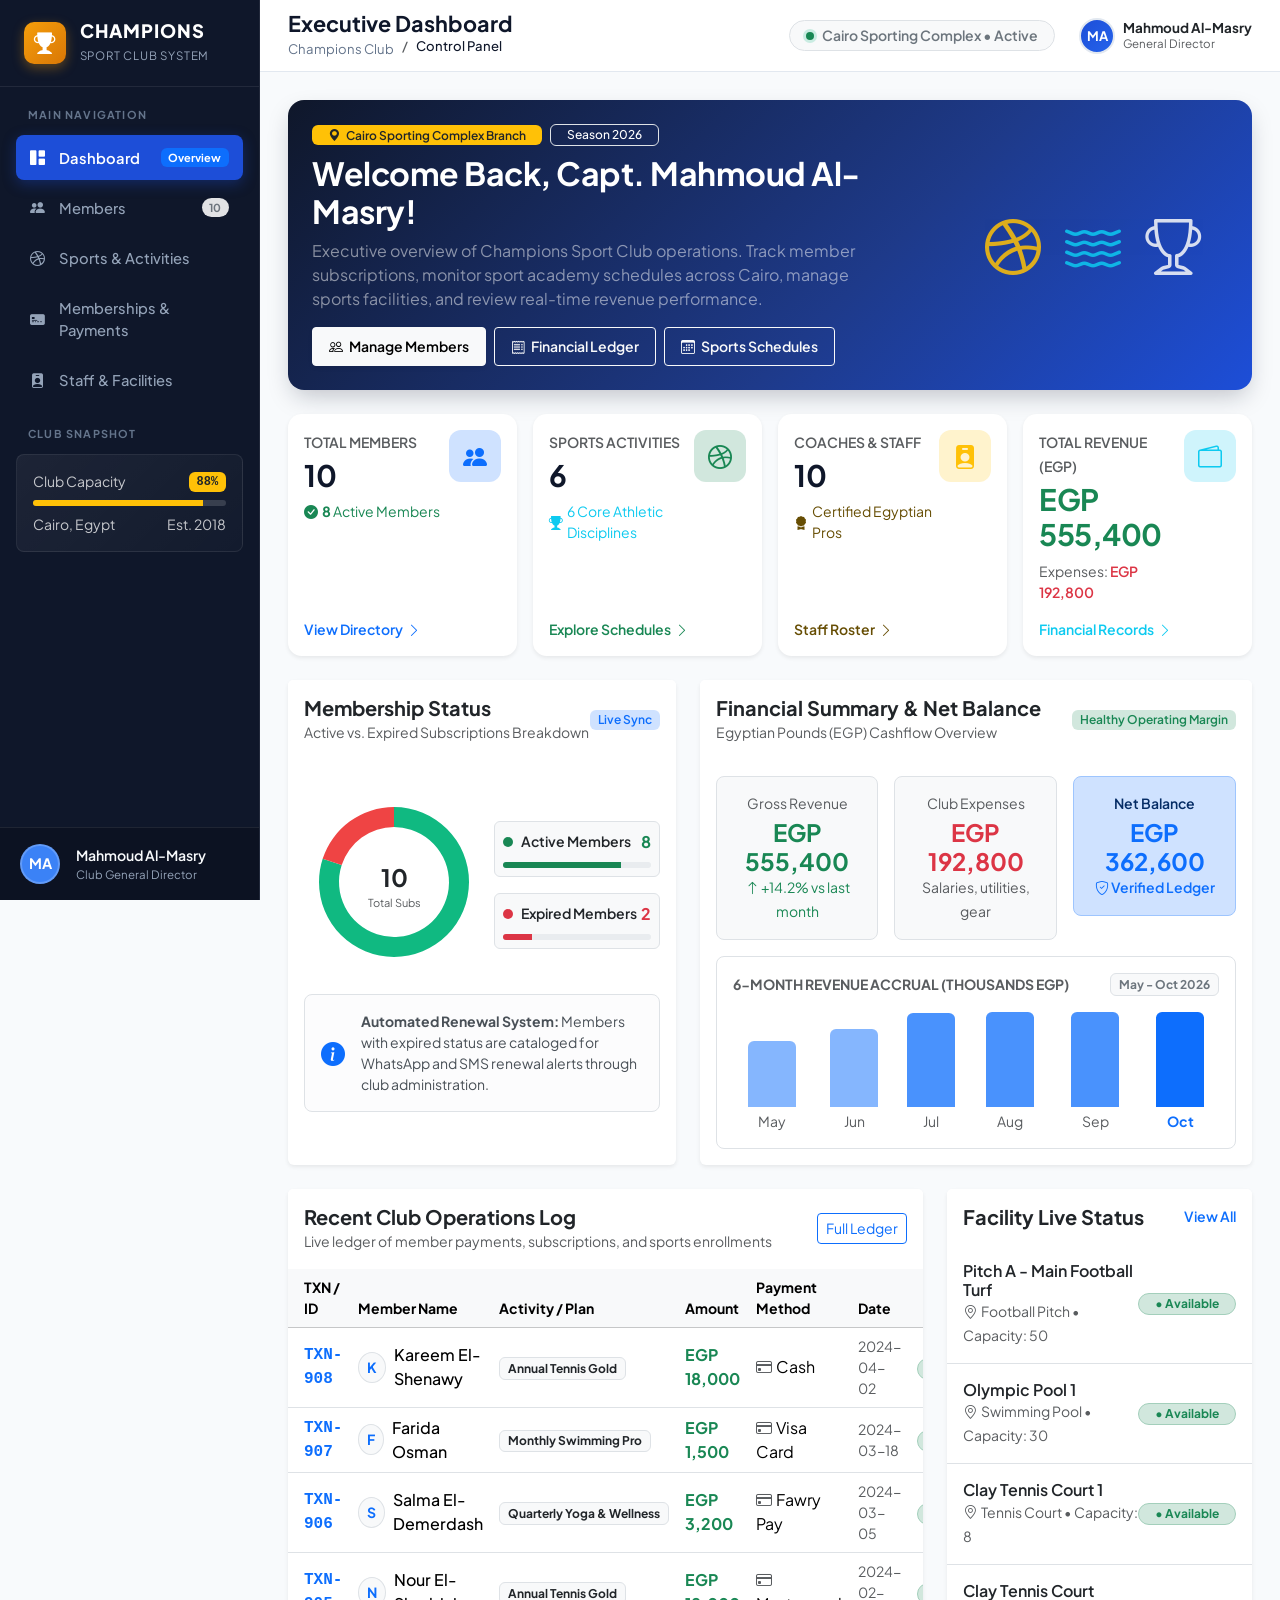
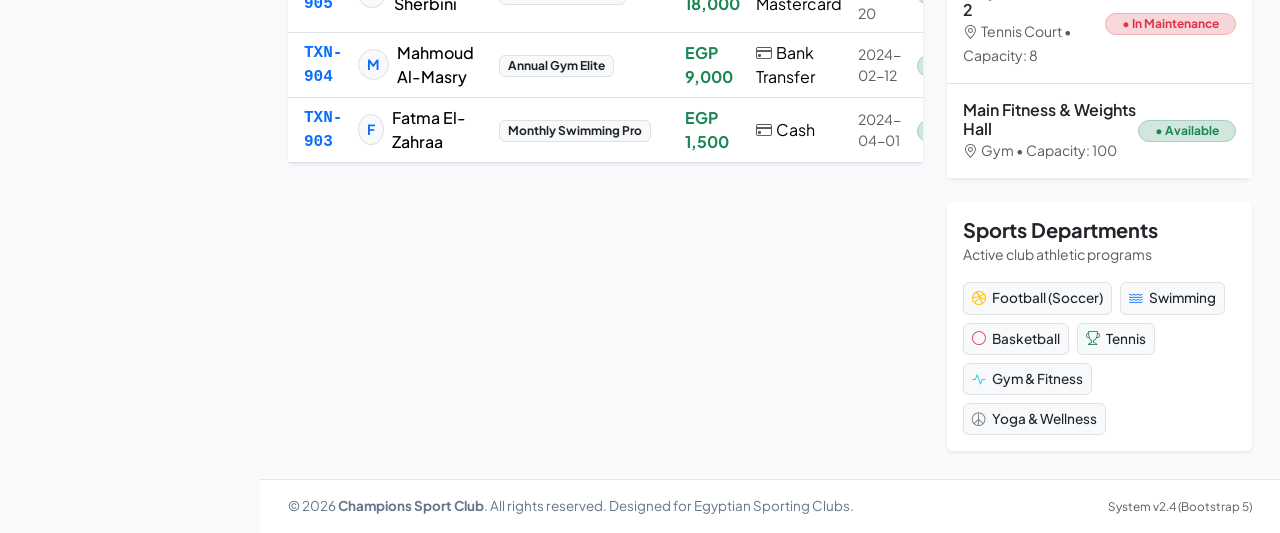
<file: index.html>
<!DOCTYPE html>
<html lang="en">
<head>
  <meta charset="UTF-8">
  <meta name="viewport" content="width=device-width, initial-scale=1.0">
  <title>Champions Sport Club - Executive Dashboard</title>
  
  <link rel="preconnect" href="https://fonts.googleapis.com">
  <link rel="preconnect" href="https://fonts.gstatic.com" crossorigin>
  <link href="https://fonts.googleapis.com/css2?family=Plus+Jakarta+Sans:wght@300;400;500;600;700;800&display=swap" rel="stylesheet">

  <link href="https://cdn.jsdelivr.net/npm/bootstrap@5.3.3/dist/css/bootstrap.min.css" rel="stylesheet">

  <link rel="stylesheet" href="https://cdn.jsdelivr.net/npm/bootstrap-icons@1.11.3/font/bootstrap-icons.min.css">

  <link rel="stylesheet" href="style.css">
</head>
<body>

  <div class="toast-container position-fixed top-0 end-0 p-3" style="z-index: 1090;">
    <div id="actionToast" class="toast align-items-center text-white border-0 shadow-lg" role="alert" aria-live="assertive" aria-atomic="true">
      <div class="d-flex">
        <div class="toast-body d-flex align-items-center gap-2">
          <i id="toastIcon" class="bi bi-check-circle-fill fs-5"></i>
          <span id="toastMessage">Notification message</span>
        </div>
        <button type="button" class="btn-close btn-close-white me-2 m-auto" data-bs-dismiss="toast" aria-label="Close"></button>
      </div>
    </div>
  </div>

  <div class="app-layout">
    <aside class="app-sidebar" id="appSidebar">
      <div class="sidebar-brand">
        <div class="brand-logo">
          <i class="bi bi-trophy-fill"></i>
        </div>
        <div class="brand-info">
          <h5 class="brand-name">CHAMPIONS</h5>
          <span class="brand-sub">Sport Club System</span>
        </div>
        <button class="btn btn-close-sidebar d-lg-none text-white ms-auto" id="closeSidebarBtn" aria-label="Close Menu">
          <i class="bi bi-x-lg"></i>
        </button>
      </div>

      <div class="sidebar-menu-wrapper">
        <p class="menu-label">MAIN NAVIGATION</p>
        <ul class="sidebar-menu">
          <li class="menu-item active">
            <a href="index.html" class="menu-link">
              <i class="bi bi-grid-1x2-fill"></i>
              <span>Dashboard</span>
              <span class="badge bg-primary ms-auto">Overview</span>
            </a>
          </li>
          <li class="menu-item">
            <a href="members.html" class="menu-link">
              <i class="bi bi-people-fill"></i>
              <span>Members</span>
              <span class="badge bg-secondary-subtle text-secondary rounded-pill ms-auto" id="sidebarMembersCount">0</span>
            </a>
          </li>
          <li class="menu-item">
            <a href="activities.html" class="menu-link">
              <i class="bi bi-dribbble"></i>
              <span>Sports & Activities</span>
            </a>
          </li>
          <li class="menu-item">
            <a href="memberships.html" class="menu-link">
              <i class="bi bi-credit-card-2-front-fill"></i>
              <span>Memberships & Payments</span>
            </a>
          </li>
          <li class="menu-item">
            <a href="staff.html" class="menu-link">
              <i class="bi bi-person-badge-fill"></i>
              <span>Staff & Facilities</span>
            </a>
          </li>
        </ul>

        <p class="menu-label mt-4">CLUB SNAPSHOT</p>
        <div class="sidebar-club-card p-3 rounded-3 text-white">
          <div class="d-flex align-items-center justify-content-between mb-2">
            <span class="small opacity-75">Club Capacity</span>
            <span class="badge bg-warning text-dark font-monospace fw-bold">88%</span>
          </div>
          <div class="progress mb-2" style="height: 6px; background-color: rgba(255,255,255,0.15);">
            <div class="progress-bar bg-warning" role="progressbar" style="width: 88%" aria-valuenow="88" aria-valuemin="0" aria-valuemax="100"></div>
          </div>
          <div class="d-flex justify-content-between text-xs opacity-75 small">
            <span>Cairo, Egypt</span>
            <span>Est. 2018</span>
          </div>
        </div>
      </div>

      <div class="sidebar-footer">
        <div class="user-pill d-flex align-items-center gap-3">
          <div class="avatar-circle">MA</div>
          <div class="user-details overflow-hidden">
            <p class="user-name mb-0 text-truncate">Mahmoud Al-Masry</p>
            <span class="user-role text-truncate">Club General Director</span>
          </div>
        </div>
      </div>
    </aside>

    <div class="sidebar-overlay d-lg-none" id="sidebarOverlay"></div>

    <main class="app-main">
      <header class="app-header">
        <div class="d-flex align-items-center gap-3">
          <button class="btn btn-menu-toggle d-lg-none" id="sidebarToggleBtn" aria-label="Toggle Navigation">
            <i class="bi bi-list fs-4"></i>
          </button>
          <div class="page-title-box">
            <h1 class="page-title mb-0">Executive Dashboard</h1>
            <nav aria-label="breadcrumb">
              <ol class="breadcrumb mb-0">
                <li class="breadcrumb-item"><a href="index.html">Champions Club</a></li>
                <li class="breadcrumb-item active" aria-current="page">Control Panel</li>
              </ol>
            </nav>
          </div>
        </div>

        <div class="header-status d-flex align-items-center gap-3">
          <div class="branch-pill d-none d-sm-flex align-items-center gap-2 px-3 py-1 bg-light rounded-pill border">
            <span class="status-indicator-dot bg-success"></span>
            <span class="small fw-semibold text-secondary">Cairo Sporting Complex &bull; Active</span>
          </div>
          <div class="director-profile d-flex align-items-center gap-2 ps-2">
            <div class="avatar-circle-sm">MA</div>
            <div class="d-none d-md-block text-start lh-1">
              <span class="d-block fw-bold text-dark fs-7">Mahmoud Al-Masry</span>
              <small class="text-muted fs-8">General Director</small>
            </div>
          </div>
        </div>
      </header>

      <div class="app-body">

        <div class="dashboard-hero mb-4">
          <div class="row align-items-center">
            <div class="col-lg-8">
              <div class="hero-text p-4">
                <div class="d-flex align-items-center gap-2 mb-2">
                  <span class="badge bg-warning text-dark px-3 py-1 fw-semibold">
                    <i class="bi bi-geo-alt-fill me-1"></i> Cairo Sporting Complex Branch
                  </span>
                  <span class="badge bg-white-subtle text-white border border-white-subtle px-3 py-1 fw-medium">
                    Season 2026
                  </span>
                </div>
                <h2 class="hero-title text-white fw-bold mb-2">Welcome Back, Capt. Mahmoud Al-Masry!</h2>
                <p class="hero-desc text-white-50 mb-3">
                  Executive overview of Champions Sport Club operations. Track member subscriptions, monitor sport academy schedules across Cairo, manage sports facilities, and review real-time revenue performance.
                </p>
                <div class="d-flex flex-wrap gap-2">
                  <a href="members.html" class="btn btn-light btn-sm fw-semibold shadow-sm px-3 py-2">
                    <i class="bi bi-people me-1"></i> Manage Members
                  </a>
                  <a href="memberships.html" class="btn btn-outline-light btn-sm fw-semibold px-3 py-2">
                    <i class="bi bi-receipt me-1"></i> Financial Ledger
                  </a>
                  <a href="activities.html" class="btn btn-outline-light btn-sm fw-semibold px-3 py-2">
                    <i class="bi bi-calendar3 me-1"></i> Sports Schedules
                  </a>
                </div>
              </div>
            </div>
            <div class="col-lg-4 d-none d-lg-block text-center pe-4">
              <div class="hero-icon-cluster">
                <i class="bi bi-dribbble text-warning" title="Football"></i>
                <i class="bi bi-water text-info" title="Swimming"></i>
                <i class="bi bi-trophy text-light" title="Tennis & Tournaments"></i>
              </div>
            </div>
          </div>
        </div>

        <div class="row g-3 mb-4">
          <div class="col-xl-3 col-sm-6">
            <div class="card stat-card shadow-sm h-100 border-0">
              <div class="card-body">
                <div class="d-flex justify-content-between align-items-start">
                  <div>
                    <span class="stat-label text-muted small fw-semibold text-uppercase">Total Members</span>
                    <h3 class="stat-value fw-bold mt-1 mb-0" id="statTotalMembers">0</h3>
                    <div class="stat-trend text-success small mt-2 d-flex align-items-center gap-1">
                      <i class="bi bi-check-circle-fill"></i>
                      <span><strong id="statActiveMembers">0</strong> Active Members</span>
                    </div>
                  </div>
                  <div class="stat-icon-box bg-primary-subtle text-primary">
                    <i class="bi bi-people-fill fs-4"></i>
                  </div>
                </div>
              </div>
              <div class="card-footer bg-transparent border-0 pt-0 pb-3">
                <a href="members.html" class="text-decoration-none small fw-semibold text-primary d-flex align-items-center gap-1">
                  View Directory <i class="bi bi-chevron-right"></i>
                </a>
              </div>
            </div>
          </div>

          <div class="col-xl-3 col-sm-6">
            <div class="card stat-card shadow-sm h-100 border-0">
              <div class="card-body">
                <div class="d-flex justify-content-between align-items-start">
                  <div>
                    <span class="stat-label text-muted small fw-semibold text-uppercase">Sports Activities</span>
                    <h3 class="stat-value fw-bold mt-1 mb-0" id="statTotalActivities">6</h3>
                    <div class="stat-trend text-info small mt-2 d-flex align-items-center gap-1">
                      <i class="bi bi-trophy-fill"></i>
                      <span>6 Core Athletic Disciplines</span>
                    </div>
                  </div>
                  <div class="stat-icon-box bg-success-subtle text-success">
                    <i class="bi bi-dribbble fs-4"></i>
                  </div>
                </div>
              </div>
              <div class="card-footer bg-transparent border-0 pt-0 pb-3">
                <a href="activities.html" class="text-decoration-none small fw-semibold text-success d-flex align-items-center gap-1">
                  Explore Schedules <i class="bi bi-chevron-right"></i>
                </a>
              </div>
            </div>
          </div>

          <div class="col-xl-3 col-sm-6">
            <div class="card stat-card shadow-sm h-100 border-0">
              <div class="card-body">
                <div class="d-flex justify-content-between align-items-start">
                  <div>
                    <span class="stat-label text-muted small fw-semibold text-uppercase">Coaches & Staff</span>
                    <h3 class="stat-value fw-bold mt-1 mb-0" id="statTotalStaff">0</h3>
                    <div class="stat-trend text-warning-emphasis small mt-2 d-flex align-items-center gap-1">
                      <i class="bi bi-award-fill"></i>
                      <span>Certified Egyptian Pros</span>
                    </div>
                  </div>
                  <div class="stat-icon-box bg-warning-subtle text-warning">
                    <i class="bi bi-person-badge-fill fs-4"></i>
                  </div>
                </div>
              </div>
              <div class="card-footer bg-transparent border-0 pt-0 pb-3">
                <a href="staff.html" class="text-decoration-none small fw-semibold text-warning-emphasis d-flex align-items-center gap-1">
                  Staff Roster <i class="bi bi-chevron-right"></i>
                </a>
              </div>
            </div>
          </div>

          <div class="col-xl-3 col-sm-6">
            <div class="card stat-card shadow-sm h-100 border-0">
              <div class="card-body">
                <div class="d-flex justify-content-between align-items-start">
                  <div>
                    <span class="stat-label text-muted small fw-semibold text-uppercase">Total Revenue (EGP)</span>
                    <h3 class="stat-value fw-bold mt-1 mb-0 text-success" id="statTotalRevenue">EGP 0</h3>
                    <div class="stat-trend text-muted small mt-2">
                      Expenses: <span class="text-danger fw-semibold" id="statTotalExpenses">EGP 0</span>
                    </div>
                  </div>
                  <div class="stat-icon-box bg-info-subtle text-info">
                    <i class="bi bi-wallet2 fs-4"></i>
                  </div>
                </div>
              </div>
              <div class="card-footer bg-transparent border-0 pt-0 pb-3">
                <a href="memberships.html" class="text-decoration-none small fw-semibold text-info d-flex align-items-center gap-1">
                  Financial Records <i class="bi bi-chevron-right"></i>
                </a>
              </div>
            </div>
          </div>
        </div>

        <div class="row g-4 mb-4">
          <div class="col-lg-5">
            <div class="card border-0 shadow-sm h-100">
              <div class="card-header bg-white border-0 py-3 d-flex align-items-center justify-content-between">
                <div>
                  <h5 class="card-title fw-bold mb-0">Membership Status</h5>
                  <small class="text-muted">Active vs. Expired Subscriptions Breakdown</small>
                </div>
                <span class="badge bg-primary-subtle text-primary fw-semibold px-2 py-1">Live Sync</span>
              </div>
              <div class="card-body">
                <div class="row align-items-center my-3">
                  <div class="col-sm-6 text-center">
                    <div class="position-relative d-inline-block">
                      <canvas id="membershipDonutCanvas" width="180" height="180"></canvas>
                      <div class="donut-center-label">
                        <span class="fw-bold fs-4 text-dark" id="donutTotalCount">0</span>
                        <small class="text-muted d-block" style="font-size: 11px;">Total Subs</small>
                      </div>
                    </div>
                  </div>
                  <div class="col-sm-6 mt-3 mt-sm-0">
                    <div class="status-legend-item mb-3 p-2 rounded-2 bg-light border">
                      <div class="d-flex align-items-center justify-content-between">
                        <span class="d-flex align-items-center gap-2">
                          <span class="legend-dot bg-success"></span>
                          <span class="fw-semibold small">Active Members</span>
                        </span>
                        <span class="fw-bold text-success" id="activeMembersCount">0</span>
                      </div>
                      <div class="progress mt-2" style="height: 6px;">
                        <div class="progress-bar bg-success" id="activeProgressBar" style="width: 80%"></div>
                      </div>
                    </div>

                    <div class="status-legend-item p-2 rounded-2 bg-light border">
                      <div class="d-flex align-items-center justify-content-between">
                        <span class="d-flex align-items-center gap-2">
                          <span class="legend-dot bg-danger"></span>
                          <span class="fw-semibold small">Expired Members</span>
                        </span>
                        <span class="fw-bold text-danger" id="expiredMembersCount">0</span>
                      </div>
                      <div class="progress mt-2" style="height: 6px;">
                        <div class="progress-bar bg-danger" id="expiredProgressBar" style="width: 20%"></div>
                      </div>
                    </div>
                  </div>
                </div>

                <div class="alert alert-light border rounded-3 p-3 mb-0 small d-flex align-items-center gap-3">
                  <i class="bi bi-info-circle-fill text-primary fs-4"></i>
                  <div>
                    <strong>Automated Renewal System:</strong> Members with expired status are cataloged for WhatsApp and SMS renewal alerts through club administration.
                  </div>
                </div>
              </div>
            </div>
          </div>

          <div class="col-lg-7">
            <div class="card border-0 shadow-sm h-100">
              <div class="card-header bg-white border-0 py-3 d-flex align-items-center justify-content-between">
                <div>
                  <h5 class="card-title fw-bold mb-0">Financial Summary & Net Balance</h5>
                  <small class="text-muted">Egyptian Pounds (EGP) Cashflow Overview</small>
                </div>
                <span class="badge bg-success-subtle text-success fw-semibold px-2 py-1">Healthy Operating Margin</span>
              </div>
              <div class="card-body">
                <div class="row g-3 mb-3">
                  <div class="col-md-4">
                    <div class="p-3 bg-light rounded-3 text-center border">
                      <span class="text-muted small d-block">Gross Revenue</span>
                      <h4 class="fw-bold text-success mt-1 mb-0" id="boxRevenue">EGP 0</h4>
                      <small class="text-success"><i class="bi bi-arrow-up"></i> +14.2% vs last month</small>
                    </div>
                  </div>
                  <div class="col-md-4">
                    <div class="p-3 bg-light rounded-3 text-center border">
                      <span class="text-muted small d-block">Club Expenses</span>
                      <h4 class="fw-bold text-danger mt-1 mb-0" id="boxExpenses">EGP 0</h4>
                      <small class="text-muted">Salaries, utilities, gear</small>
                    </div>
                  </div>
                  <div class="col-md-4">
                    <div class="p-3 bg-primary-subtle rounded-3 text-center border border-primary-subtle">
                      <span class="text-primary-emphasis small fw-semibold d-block">Net Balance</span>
                      <h4 class="fw-bold text-primary mt-1 mb-0" id="boxNetBalance">EGP 0</h4>
                      <small class="text-primary fw-semibold"><i class="bi bi-shield-check"></i> Verified Ledger</small>
                    </div>
                  </div>
                </div>

                <div class="cashflow-visual p-3 border rounded-3 bg-white">
                  <div class="d-flex justify-content-between align-items-center mb-3">
                    <h6 class="fw-bold small text-muted mb-0">6-MONTH REVENUE ACCRUAL (THOUSANDS EGP)</h6>
                    <span class="badge bg-light text-secondary border small">May - Oct 2026</span>
                  </div>
                  <div class="cashflow-bars d-flex align-items-end justify-content-between gap-2" style="height: 120px;">
                    <div class="bar-col text-center flex-fill">
                      <div class="bar-fill bg-primary opacity-50 rounded-top" style="height: 55%;" title="EGP 55K"></div>
                      <span class="bar-label small text-muted d-block mt-1">May</span>
                    </div>
                    <div class="bar-col text-center flex-fill">
                      <div class="bar-fill bg-primary opacity-50 rounded-top" style="height: 65%;" title="EGP 65K"></div>
                      <span class="bar-label small text-muted d-block mt-1">Jun</span>
                    </div>
                    <div class="bar-col text-center flex-fill">
                      <div class="bar-fill bg-primary opacity-75 rounded-top" style="height: 78%;" title="EGP 78K"></div>
                      <span class="bar-label small text-muted d-block mt-1">Jul</span>
                    </div>
                    <div class="bar-col text-center flex-fill">
                      <div class="bar-fill bg-primary opacity-75 rounded-top" style="height: 85%;" title="EGP 85K"></div>
                      <span class="bar-label small text-muted d-block mt-1">Aug</span>
                    </div>
                    <div class="bar-col text-center flex-fill">
                      <div class="bar-fill bg-primary opacity-75 rounded-top" style="height: 92%;" title="EGP 92K"></div>
                      <span class="bar-label small text-muted d-block mt-1">Sep</span>
                    </div>
                    <div class="bar-col text-center flex-fill">
                      <div class="bar-fill bg-primary rounded-top" style="height: 100%;" title="EGP 110K"></div>
                      <span class="bar-label small fw-bold text-primary d-block mt-1">Oct</span>
                    </div>
                  </div>
                </div>
              </div>
            </div>
          </div>
        </div>

        <div class="row g-4">
          <div class="col-lg-8">
            <div class="card border-0 shadow-sm">
              <div class="card-header bg-white border-0 py-3 d-flex align-items-center justify-content-between">
                <div>
                  <h5 class="card-title fw-bold mb-0">Recent Club Operations Log</h5>
                  <small class="text-muted">Live ledger of member payments, subscriptions, and sports enrollments</small>
                </div>
                <a href="memberships.html" class="btn btn-outline-primary btn-sm">Full Ledger</a>
              </div>
              <div class="card-body p-0">
                <div class="table-responsive">
                  <table class="table table-hover align-middle mb-0">
                    <thead class="table-light text-muted small">
                      <tr>
                        <th class="ps-3">TXN / ID</th>
                        <th>Member Name</th>
                        <th>Activity / Plan</th>
                        <th>Amount</th>
                        <th>Payment Method</th>
                        <th>Date</th>
                        <th class="pe-3 text-end">Status</th>
                      </tr>
                    </thead>
                    <tbody id="recentTransactionsTableBody">
                    </tbody>
                  </table>
                </div>
              </div>
            </div>
          </div>

          <div class="col-lg-4">
            <div class="card border-0 shadow-sm mb-4">
              <div class="card-header bg-white border-0 py-3 d-flex align-items-center justify-content-between">
                <h5 class="card-title fw-bold mb-0">Facility Live Status</h5>
                <a href="staff.html" class="small fw-semibold text-primary text-decoration-none">View All</a>
              </div>
              <div class="card-body p-0">
                <ul class="list-group list-group-flush" id="facilitiesMiniList">
                </ul>
              </div>
            </div>

            <div class="card border-0 shadow-sm">
              <div class="card-header bg-white border-0 py-3">
                <h5 class="card-title fw-bold mb-0">Sports Departments</h5>
                <small class="text-muted">Active club athletic programs</small>
              </div>
              <div class="card-body pt-0">
                <div class="sports-tag-grid d-flex flex-wrap gap-2">
                  <span class="badge bg-light text-dark border p-2"><i class="bi bi-dribbble text-warning me-1"></i> Football (Soccer)</span>
                  <span class="badge bg-light text-dark border p-2"><i class="bi bi-water text-primary me-1"></i> Swimming</span>
                  <span class="badge bg-light text-dark border p-2"><i class="bi bi-circle text-danger me-1"></i> Basketball</span>
                  <span class="badge bg-light text-dark border p-2"><i class="bi bi-trophy text-success me-1"></i> Tennis</span>
                  <span class="badge bg-light text-dark border p-2"><i class="bi bi-activity text-info me-1"></i> Gym & Fitness</span>
                  <span class="badge bg-light text-dark border p-2"><i class="bi bi-peace text-secondary me-1"></i> Yoga & Wellness</span>
                </div>
              </div>
            </div>
          </div>
        </div>

      </div>

      <footer class="app-footer">
        <div class="d-flex flex-column flex-sm-row justify-content-between align-items-center gap-2">
          <span>&copy; 2026 <strong>Champions Sport Club</strong>. All rights reserved. Designed for Egyptian Sporting Clubs.</span>
          <div class="d-flex gap-3">
            <span class="text-muted small">System v2.4 (Bootstrap 5)</span>
          </div>
        </div>
      </footer>
    </main>
  </div>

  <script src="https://cdn.jsdelivr.net/npm/bootstrap@5.3.3/dist/js/bootstrap.bundle.min.js"></script>
  <script src="script.js"></script>
</body>
</html>
</file>
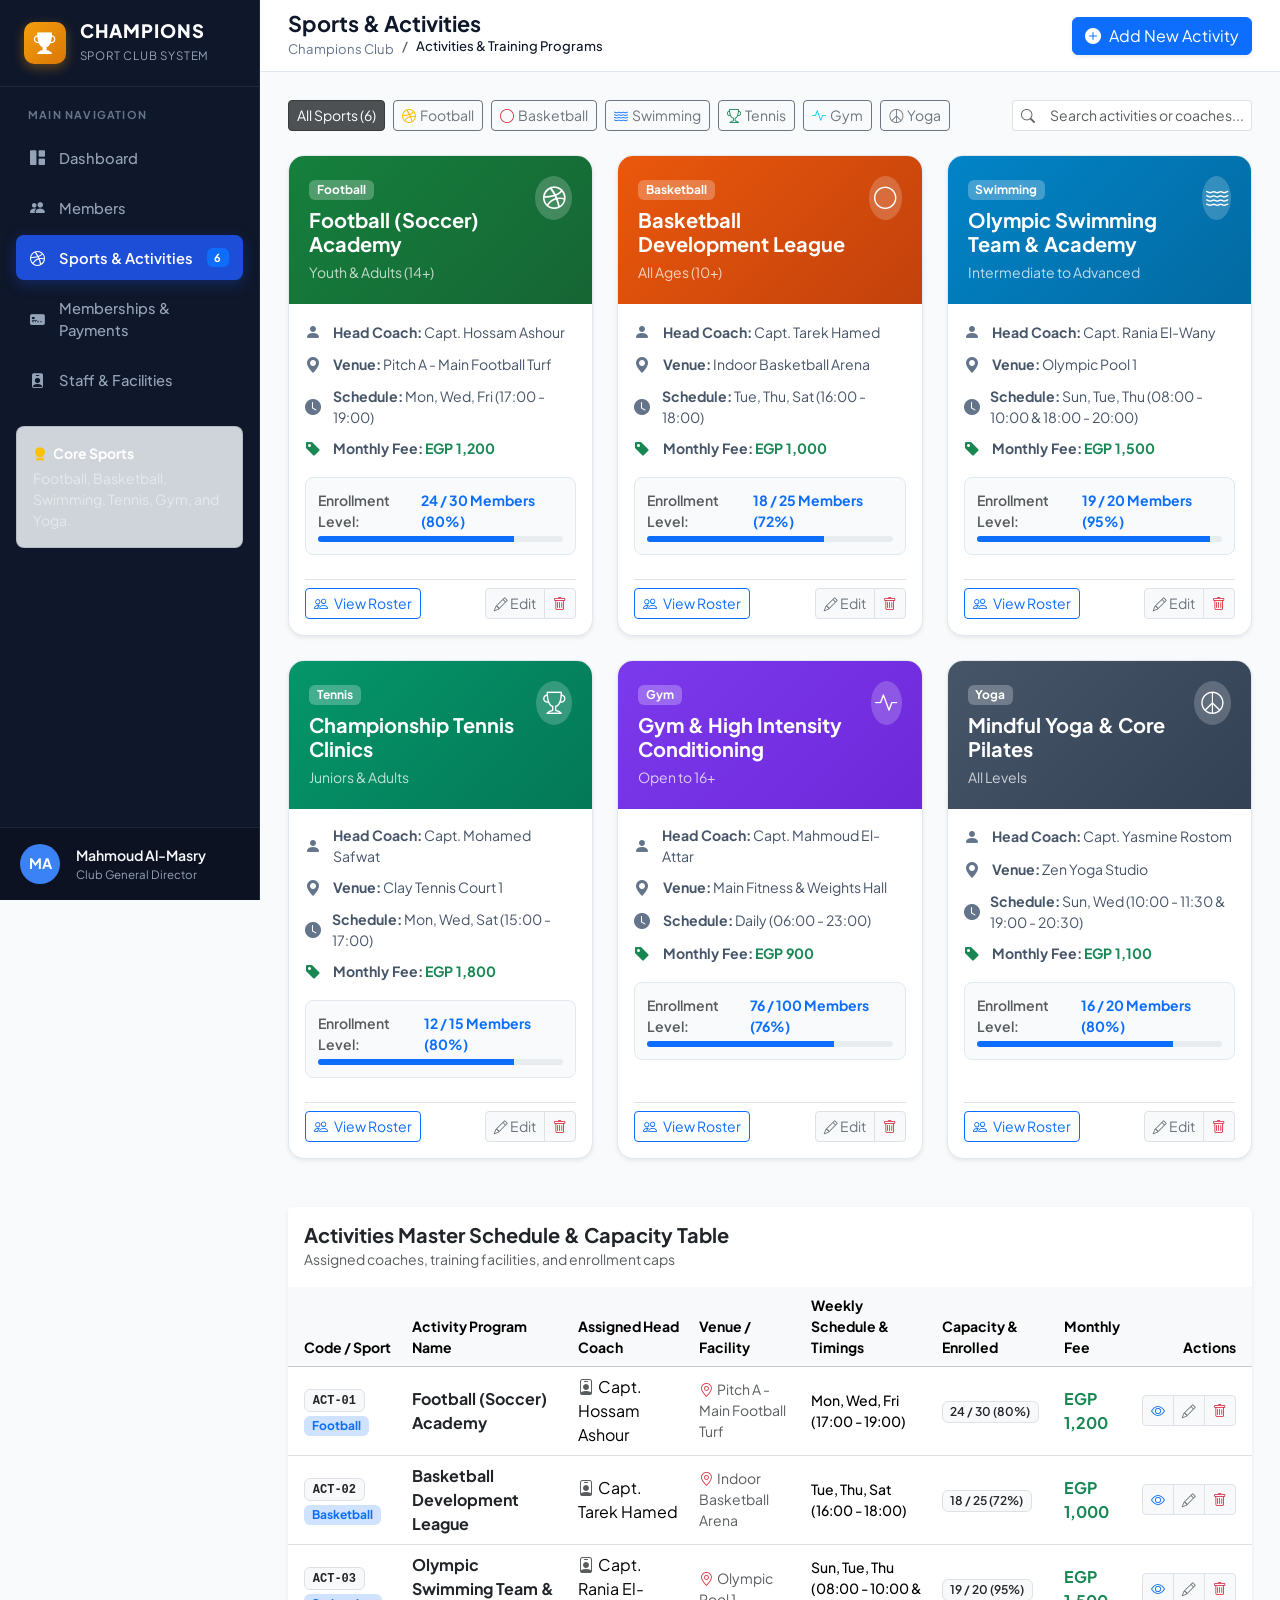
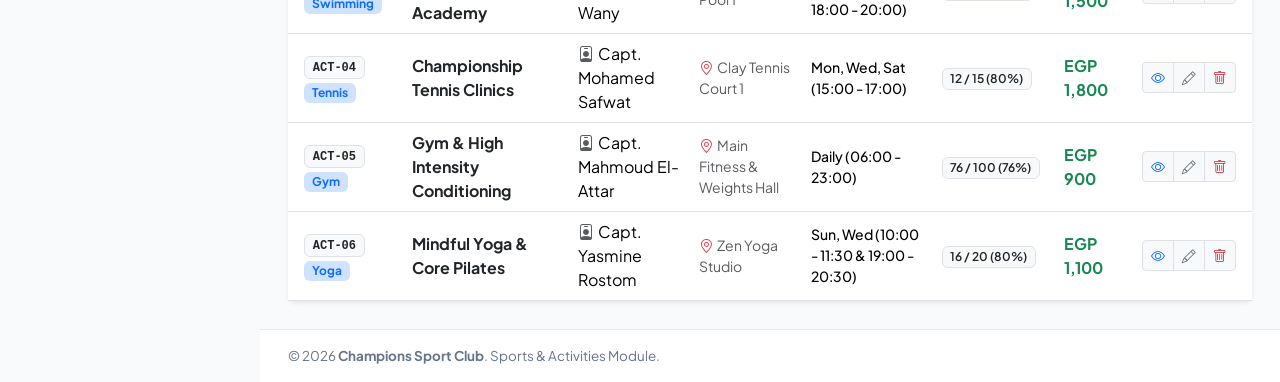
<file: activities.html>
<!DOCTYPE html>
<html lang="en">
<head>
  <meta charset="UTF-8">
  <meta name="viewport" content="width=device-width, initial-scale=1.0">
  <title>Champions Sport Club - Sports & Activities</title>
  
  <link rel="preconnect" href="https://fonts.googleapis.com">
  <link rel="preconnect" href="https://fonts.gstatic.com" crossorigin>
  <link href="https://fonts.googleapis.com/css2?family=Plus+Jakarta+Sans:wght@300;400;500;600;700;800&display=swap" rel="stylesheet">
  
  <link href="https://cdn.jsdelivr.net/npm/bootstrap@5.3.3/dist/css/bootstrap.min.css" rel="stylesheet">
  
  <link rel="stylesheet" href="https://cdn.jsdelivr.net/npm/bootstrap-icons@1.11.3/font/bootstrap-icons.min.css">
  
  <link rel="stylesheet" href="activities.css">
</head>
<body>

  <div class="toast-container position-fixed top-0 end-0 p-3" style="z-index: 1090;">
    <div id="actionToast" class="toast align-items-center text-white border-0 shadow-lg" role="alert" aria-live="assertive" aria-atomic="true">
      <div class="d-flex">
        <div class="toast-body d-flex align-items-center gap-2">
          <i id="toastIcon" class="bi bi-check-circle-fill fs-5"></i>
          <span id="toastMessage">Notification message</span>
        </div>
        <button type="button" class="btn-close btn-close-white me-2 m-auto" data-bs-dismiss="toast" aria-label="Close"></button>
      </div>
    </div>
  </div>

  <div class="app-layout">
    <aside class="app-sidebar" id="appSidebar">
      <div class="sidebar-brand">
        <div class="brand-logo">
          <i class="bi bi-trophy-fill"></i>
        </div>
        <div class="brand-info">
          <h5 class="brand-name">CHAMPIONS</h5>
          <span class="brand-sub">Sport Club System</span>
        </div>
        <button class="btn btn-close-sidebar d-lg-none text-white ms-auto" id="closeSidebarBtn">
          <i class="bi bi-x-lg"></i>
        </button>
      </div>

      <div class="sidebar-menu-wrapper">
        <p class="menu-label">MAIN NAVIGATION</p>
        <ul class="sidebar-menu">
          <li class="menu-item">
            <a href="index.html" class="menu-link">
              <i class="bi bi-grid-1x2-fill"></i>
              <span>Dashboard</span>
            </a>
          </li>
          <li class="menu-item">
            <a href="members.html" class="menu-link">
              <i class="bi bi-people-fill"></i>
              <span>Members</span>
            </a>
          </li>
          <li class="menu-item active">
            <a href="activities.html" class="menu-link">
              <i class="bi bi-dribbble"></i>
              <span>Sports & Activities</span>
              <span class="badge bg-primary ms-auto" id="sidebarActivitiesBadge">6</span>
            </a>
          </li>
          <li class="menu-item">
            <a href="memberships.html" class="menu-link">
              <i class="bi bi-credit-card-2-front-fill"></i>
              <span>Memberships & Payments</span>
            </a>
          </li>
          <li class="menu-item">
            <a href="staff.html" class="menu-link">
              <i class="bi bi-person-badge-fill"></i>
              <span>Staff & Facilities</span>
            </a>
          </li>
        </ul>

        <div class="p-3 mt-4 rounded-3 bg-dark-subtle text-white-50 small border border-secondary border-opacity-25">
          <strong class="text-white d-block mb-1"><i class="bi bi-award-fill text-warning me-1"></i> Core Sports</strong>
          <span>Football, Basketball, Swimming, Tennis, Gym, and Yoga.</span>
        </div>
      </div>

      <div class="sidebar-footer">
        <div class="user-pill d-flex align-items-center gap-3">
          <div class="avatar-circle">MA</div>
          <div class="user-details overflow-hidden">
            <p class="user-name mb-0 text-truncate">Mahmoud Al-Masry</p>
            <span class="user-role text-truncate">Club General Director</span>
          </div>
        </div>
      </div>
    </aside>

    <div class="sidebar-overlay d-lg-none" id="sidebarOverlay"></div>

    <main class="app-main">
      <header class="app-header">
        <div class="d-flex align-items-center gap-3">
          <button class="btn btn-menu-toggle d-lg-none" id="sidebarToggleBtn" aria-label="Toggle Navigation">
            <i class="bi bi-list fs-4"></i>
          </button>
          <div class="page-title-box">
            <h1 class="page-title mb-0">Sports & Activities</h1>
            <nav aria-label="breadcrumb">
              <ol class="breadcrumb mb-0">
                <li class="breadcrumb-item"><a href="index.html">Champions Club</a></li>
                <li class="breadcrumb-item active" aria-current="page">Activities & Training Programs</li>
              </ol>
            </nav>
          </div>
        </div>

        <div class="header-actions d-flex align-items-center gap-2">
          <button class="btn btn-primary d-flex align-items-center gap-2 shadow-sm" data-bs-toggle="modal" data-bs-target="#activityModal" id="openAddActivityBtn">
            <i class="bi bi-plus-circle-fill"></i>
            <span>Add New Activity</span>
          </button>
        </div>
      </header>

      <div class="app-body">
        
        <div class="d-flex align-items-center justify-content-between flex-wrap gap-3 mb-4">
          <div class="sports-filter-pills d-flex flex-wrap gap-2" id="sportCategoryFilters">
            <button class="btn btn-sm btn-dark active" data-filter="ALL">All Sports (6)</button>
            <button class="btn btn-sm btn-outline-secondary" data-filter="Football"><i class="bi bi-dribbble text-warning me-1"></i>Football</button>
            <button class="btn btn-sm btn-outline-secondary" data-filter="Basketball"><i class="bi bi-circle text-danger me-1"></i>Basketball</button>
            <button class="btn btn-sm btn-outline-secondary" data-filter="Swimming"><i class="bi bi-water text-primary me-1"></i>Swimming</button>
            <button class="btn btn-sm btn-outline-secondary" data-filter="Tennis"><i class="bi bi-trophy text-success me-1"></i>Tennis</button>
            <button class="btn btn-sm btn-outline-secondary" data-filter="Gym"><i class="bi bi-activity text-info me-1"></i>Gym</button>
            <button class="btn btn-sm btn-outline-secondary" data-filter="Yoga"><i class="bi bi-peace text-secondary me-1"></i>Yoga</button>
          </div>

          <div class="d-flex align-items-center gap-2">
            <div class="input-group input-group-sm" style="width: 240px;">
              <span class="input-group-text bg-white border-end-0"><i class="bi bi-search text-muted"></i></span>
              <input type="text" class="form-control border-start-0" id="activitySearchInput" placeholder="Search activities or coaches...">
            </div>
          </div>
        </div>

        <div class="row g-4 mb-5" id="activitiesGrid">
        </div>

        <div class="card border-0 shadow-sm">
          <div class="card-header bg-white border-0 py-3 d-flex align-items-center justify-content-between">
            <div>
              <h5 class="card-title fw-bold mb-0">Activities Master Schedule & Capacity Table</h5>
              <small class="text-muted">Assigned coaches, training facilities, and enrollment caps</small>
            </div>
          </div>
          <div class="card-body p-0">
            <div class="table-responsive">
              <table class="table table-hover align-middle mb-0">
                <thead class="table-light text-muted small">
                  <tr>
                    <th class="ps-3">Code / Sport</th>
                    <th>Activity Program Name</th>
                    <th>Assigned Head Coach</th>
                    <th>Venue / Facility</th>
                    <th>Weekly Schedule & Timings</th>
                    <th>Capacity & Enrolled</th>
                    <th>Monthly Fee</th>
                    <th class="pe-3 text-end">Actions</th>
                  </tr>
                </thead>
                <tbody id="activitiesTableBody">
                </tbody>
              </table>
            </div>
          </div>
        </div>

      </div>

      <footer class="app-footer">
        <div class="d-flex flex-column flex-sm-row justify-content-between align-items-center gap-2">
          <span>&copy; 2026 <strong>Champions Sport Club</strong>. Sports & Activities Module.</span>
        </div>
      </footer>
    </main>
  </div>

  <div class="modal fade" id="activityModal" tabindex="-1" aria-labelledby="activityModalLabel" aria-hidden="true">
    <div class="modal-dialog modal-dialog-centered modal-lg">
      <div class="modal-content border-0 shadow-lg">
        <div class="modal-header bg-primary text-white">
          <h5 class="modal-title fw-bold" id="activityModalLabel">
            <i class="bi bi-plus-circle-fill me-2"></i> Add Sports Activity Program
          </h5>
          <button type="button" class="btn-close btn-close-white" data-bs-dismiss="modal" aria-label="Close"></button>
        </div>
        <form id="activityForm">
          <div class="modal-body p-4">
            <input type="hidden" id="activityIdInput">

            <div class="row g-3">
              <div class="col-md-6">
                <label for="activitySportSelect" class="form-label fw-semibold">Sport Category *</label>
                <select class="form-select" id="activitySportSelect" required>
                  <option value="Football">Football (Soccer)</option>
                  <option value="Basketball">Basketball</option>
                  <option value="Swimming">Swimming</option>
                  <option value="Tennis">Tennis</option>
                  <option value="Gym">Gym & Conditioning</option>
                  <option value="Yoga">Yoga & Wellness</option>
                </select>
              </div>

              <div class="col-md-6">
                <label for="activityNameInput" class="form-label fw-semibold">Activity / Program Title *</label>
                <input type="text" class="form-control" id="activityNameInput" placeholder="e.g. Junior Football Champions League" required>
              </div>

              <div class="col-md-6">
                <label for="activityCoachSelect" class="form-label fw-semibold">Assign Head Coach *</label>
                <select class="form-select" id="activityCoachSelect" required>
                </select>
              </div>

              <div class="col-md-6">
                <label for="activityFacilitySelect" class="form-label fw-semibold">Assign Facility / Venue *</label>
                <select class="form-select" id="activityFacilitySelect" required>
                </select>
              </div>

              <div class="col-md-8">
                <label for="activityScheduleInput" class="form-label fw-semibold">Training Schedule & Timings *</label>
                <input type="text" class="form-control" id="activityScheduleInput" placeholder="e.g. Mon, Wed, Fri (17:00 - 19:00)" required>
              </div>

              <div class="col-md-4">
                <label for="activityFeeInput" class="form-label fw-semibold">Monthly Fee (EGP) *</label>
                <input type="number" class="form-control" id="activityFeeInput" min="0" step="50" placeholder="1200" required>
              </div>

              <div class="col-md-4">
                <label for="activityCapacityInput" class="form-label fw-semibold">Max Member Capacity *</label>
                <input type="number" class="form-control" id="activityCapacityInput" min="5" max="200" placeholder="30" required>
              </div>

              <div class="col-md-4">
                <label for="activityEnrolledInput" class="form-label fw-semibold">Initial Enrolled Count</label>
                <input type="number" class="form-control" id="activityEnrolledInput" min="0" value="0">
              </div>

              <div class="col-md-4">
                <label for="activityAgeGroupInput" class="form-label fw-semibold">Age Group / Level</label>
                <input type="text" class="form-control" id="activityAgeGroupInput" placeholder="e.g. Youth (12-18), Adults">
              </div>
            </div>
          </div>
          <div class="modal-footer bg-light">
            <button type="button" class="btn btn-secondary" data-bs-dismiss="modal">Cancel</button>
            <button type="submit" class="btn btn-primary px-4 fw-semibold">
              <i class="bi bi-check-lg me-1"></i> Save Activity Program
            </button>
          </div>
        </form>
      </div>
    </div>
  </div>

  <div class="modal fade" id="enrollMemberModal" tabindex="-1" aria-labelledby="enrollMemberModalLabel" aria-hidden="true">
    <div class="modal-dialog modal-dialog-centered">
      <div class="modal-content border-0 shadow-lg">
        <div class="modal-header bg-success text-white">
          <h5 class="modal-title fw-bold" id="enrollMemberModalLabel">
            <i class="bi bi-person-check-fill me-2"></i> Register Member In Activity
          </h5>
          <button type="button" class="btn-close btn-close-white" data-bs-dismiss="modal" aria-label="Close"></button>
        </div>
        <form id="enrollMemberForm">
          <div class="modal-body p-4">
            <div class="mb-3">
              <label for="enrollMemberSelect" class="form-label fw-semibold">Select Club Member *</label>
              <select class="form-select" id="enrollMemberSelect" required>
              </select>
              <div class="form-text">Choose from active club members.</div>
            </div>

            <div class="mb-3">
              <label for="enrollActivitySelect" class="form-label fw-semibold">Select Sports Activity Program *</label>
              <select class="form-select" id="enrollActivitySelect" required>
              </select>
            </div>

            <div class="alert alert-light border small text-muted mb-0">
              <i class="bi bi-info-circle-fill text-primary me-1"></i>
              Enrolling the member will update their primary sport profile and adjust activity capacity.
            </div>
          </div>
          <div class="modal-footer bg-light">
            <button type="button" class="btn btn-secondary" data-bs-dismiss="modal">Cancel</button>
            <button type="submit" class="btn btn-success px-4 fw-semibold">
              <i class="bi bi-check-circle me-1"></i> Confirm Registration
            </button>
          </div>
        </form>
      </div>
    </div>
  </div>

  <div class="modal fade" id="rosterModal" tabindex="-1" aria-labelledby="rosterModalLabel" aria-hidden="true">
    <div class="modal-dialog modal-dialog-centered modal-lg">
      <div class="modal-content border-0 shadow-lg">
        <div class="modal-header bg-dark text-white">
          <h5 class="modal-title fw-bold" id="rosterModalLabel">
            <i class="bi bi-people-fill me-2"></i> Enrolled Members Roster
          </h5>
          <button type="button" class="btn-close btn-close-white" data-bs-dismiss="modal" aria-label="Close"></button>
        </div>
        <div class="modal-body p-4">
          <div class="d-flex justify-content-between align-items-center mb-3">
            <div>
              <h5 class="fw-bold mb-0" id="rosterActivityName">Activity</h5>
              <span class="text-muted small" id="rosterActivityDetails">Coach & Facility</span>
            </div>
            <span class="badge bg-primary fs-6 px-3 py-2" id="rosterCountBadge">0 Enrolled</span>
          </div>
          <div class="table-responsive">
            <table class="table table-hover align-middle">
              <thead class="table-light small">
                <tr>
                  <th>Member ID</th>
                  <th>Member Name</th>
                  <th>Phone Number</th>
                  <th>Address</th>
                  <th>Status</th>
                </tr>
              </thead>
              <tbody id="rosterTableBody">
              </tbody>
            </table>
          </div>
        </div>
        <div class="modal-footer bg-light">
          <button type="button" class="btn btn-secondary" data-bs-dismiss="modal">Close Roster</button>
        </div>
      </div>
    </div>
  </div>

  <div class="modal fade" id="deleteActivityModal" tabindex="-1" aria-hidden="true">
    <div class="modal-dialog modal-dialog-centered modal-sm">
      <div class="modal-content border-0 shadow-lg text-center p-3">
        <div class="modal-body">
          <div class="text-danger mb-3">
            <i class="bi bi-exclamation-triangle-fill display-4"></i>
          </div>
          <h5 class="fw-bold mb-2">Delete Activity?</h5>
          <p class="text-muted small mb-3">
            Are you sure you want to delete <strong id="deleteActivityNameText"></strong>? This cannot be undone.
          </p>
          <div class="d-flex justify-content-center gap-2">
            <button type="button" class="btn btn-light px-3" data-bs-dismiss="modal">Cancel</button>
            <button type="button" class="btn btn-danger px-3" id="confirmDeleteActivityBtn">Yes, Delete</button>
          </div>
        </div>
      </div>
    </div>
  </div>

  <script src="https://cdn.jsdelivr.net/npm/bootstrap@5.3.3/dist/js/bootstrap.bundle.min.js"></script>
  
  <script src="activities.js"></script>
</body>
</html>
</file>
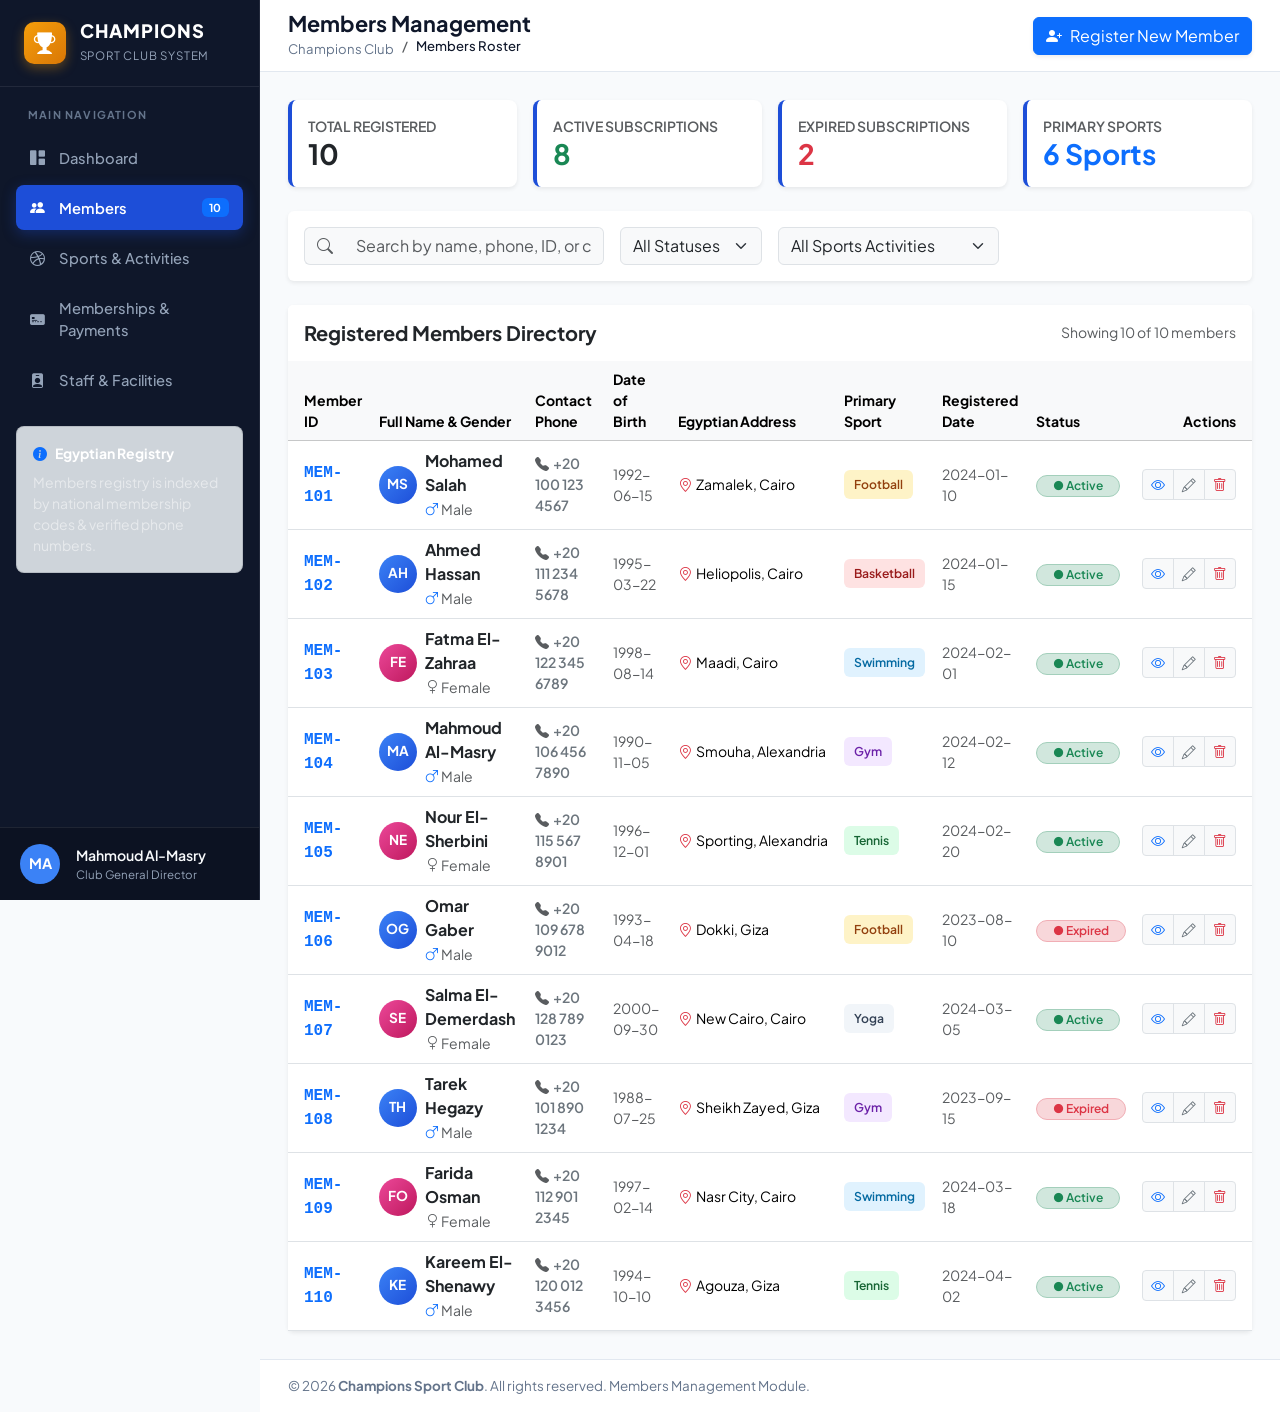
<file: members.html>
<!DOCTYPE html>
<html lang="en">
<head>
  <meta charset="UTF-8">
  <meta name="viewport" content="width=device-width, initial-scale=1.0">
  <title>Champions Sport Club - Members Management</title>
  
  <link rel="preconnect" href="https://fonts.googleapis.com">
  <link rel="preconnect" href="https://fonts.gstatic.com" crossorigin>
  <link href="https://fonts.googleapis.com/css2?family=Plus+Jakarta+Sans:wght@300;400;500;600;700;800&display=swap" rel="stylesheet">
  
  <link href="https://cdn.jsdelivr.net/npm/bootstrap@5.3.3/dist/css/bootstrap.min.css" rel="stylesheet">
  
  <link rel="stylesheet" href="https://cdn.jsdelivr.net/npm/bootstrap-icons@1.11.3/font/bootstrap-icons.min.css">

  <link rel="stylesheet" href="members.css">
</head>
<body>

  <div class="toast-container position-fixed top-0 end-0 p-3" style="z-index: 1090;">
    <div id="actionToast" class="toast align-items-center text-white border-0 shadow-lg" role="alert" aria-live="assertive" aria-atomic="true">
      <div class="d-flex">
        <div class="toast-body d-flex align-items-center gap-2">
          <i id="toastIcon" class="bi bi-check-circle-fill fs-5"></i>
          <span id="toastMessage">Notification message</span>
        </div>
        <button type="button" class="btn-close btn-close-white me-2 m-auto" data-bs-dismiss="toast" aria-label="Close"></button>
      </div>
    </div>
  </div>

  <div class="app-layout">
    <aside class="app-sidebar" id="appSidebar">
      <div class="sidebar-brand">
        <div class="brand-logo">
          <i class="bi bi-trophy-fill"></i>
        </div>
        <div class="brand-info">
          <h5 class="brand-name">CHAMPIONS</h5>
          <span class="brand-sub">Sport Club System</span>
        </div>
        <button class="btn btn-close-sidebar d-lg-none text-white ms-auto" id="closeSidebarBtn">
          <i class="bi bi-x-lg"></i>
        </button>
      </div>

      <div class="sidebar-menu-wrapper">
        <p class="menu-label">MAIN NAVIGATION</p>
        <ul class="sidebar-menu">
          <li class="menu-item">
            <a href="index.html" class="menu-link">
              <i class="bi bi-grid-1x2-fill"></i>
              <span>Dashboard</span>
            </a>
          </li>
          <li class="menu-item active">
            <a href="members.html" class="menu-link">
              <i class="bi bi-people-fill"></i>
              <span>Members</span>
              <span class="badge bg-primary ms-auto" id="sidebarMembersBadge">0</span>
            </a>
          </li>
          <li class="menu-item">
            <a href="activities.html" class="menu-link">
              <i class="bi bi-dribbble"></i>
              <span>Sports & Activities</span>
            </a>
          </li>
          <li class="menu-item">
            <a href="memberships.html" class="menu-link">
              <i class="bi bi-credit-card-2-front-fill"></i>
              <span>Memberships & Payments</span>
            </a>
          </li>
          <li class="menu-item">
            <a href="staff.html" class="menu-link">
              <i class="bi bi-person-badge-fill"></i>
              <span>Staff & Facilities</span>
            </a>
          </li>
        </ul>

        <div class="mt-4 p-3 rounded-3 bg-dark-subtle text-white-50 small border border-secondary border-opacity-25">
          <div class="d-flex align-items-center gap-2 mb-2 text-white">
            <i class="bi bi-info-circle-fill text-primary"></i>
            <strong>Egyptian Registry</strong>
          </div>
          <p class="mb-0 text-xs">Members registry is indexed by national membership codes & verified phone numbers.</p>
        </div>
      </div>

      <div class="sidebar-footer">
        <div class="user-pill d-flex align-items-center gap-3">
          <div class="avatar-circle">MA</div>
          <div class="user-details overflow-hidden">
            <p class="user-name mb-0 text-truncate">Mahmoud Al-Masry</p>
            <span class="user-role text-truncate">Club General Director</span>
          </div>
        </div>
      </div>
    </aside>

    <div class="sidebar-overlay d-lg-none" id="sidebarOverlay"></div>

    <main class="app-main">
      <header class="app-header">
        <div class="d-flex align-items-center gap-3">
          <button class="btn btn-menu-toggle d-lg-none" id="sidebarToggleBtn" aria-label="Toggle Navigation">
            <i class="bi bi-list fs-4"></i>
          </button>
          <div class="page-title-box">
            <h1 class="page-title mb-0">Members Management</h1>
            <nav aria-label="breadcrumb">
              <ol class="breadcrumb mb-0">
                <li class="breadcrumb-item"><a href="index.html">Champions Club</a></li>
                <li class="breadcrumb-item active" aria-current="page">Members Roster</li>
              </ol>
            </nav>
          </div>
        </div>

        <div class="header-actions d-flex align-items-center gap-2">
          <button class="btn btn-primary d-flex align-items-center gap-2 shadow-sm" data-bs-toggle="modal" data-bs-target="#memberModal" id="openAddMemberBtn">
            <i class="bi bi-person-plus-fill"></i>
            <span>Register New Member</span>
          </button>
        </div>
      </header>

      <div class="app-body">

        <div class="row g-3 mb-4">
          <div class="col-md-3 col-6">
            <div class="card border-0 shadow-sm p-3 rounded-3 member-kpi-card">
              <span class="text-muted small fw-semibold">TOTAL REGISTERED</span>
              <h3 class="fw-bold mb-0 text-dark" id="countAllMembers">0</h3>
            </div>
          </div>
          <div class="col-md-3 col-6">
            <div class="card border-0 shadow-sm p-3 rounded-3 member-kpi-card">
              <span class="text-muted small fw-semibold">ACTIVE SUBSCRIPTIONS</span>
              <h3 class="fw-bold mb-0 text-success" id="countActiveMembers">0</h3>
            </div>
          </div>
          <div class="col-md-3 col-6">
            <div class="card border-0 shadow-sm p-3 rounded-3 member-kpi-card">
              <span class="text-muted small fw-semibold">EXPIRED SUBSCRIPTIONS</span>
              <h3 class="fw-bold mb-0 text-danger" id="countExpiredMembers">0</h3>
            </div>
          </div>
          <div class="col-md-3 col-6">
            <div class="card border-0 shadow-sm p-3 rounded-3 member-kpi-card">
              <span class="text-muted small fw-semibold">PRIMARY SPORTS</span>
              <h3 class="fw-bold mb-0 text-primary">6 Sports</h3>
            </div>
          </div>
        </div>

        <div class="card border-0 shadow-sm mb-4">
          <div class="card-body">
            <div class="row g-3 align-items-center">
              <div class="col-lg-4 col-md-6">
                <div class="input-group">
                  <span class="input-group-text bg-light border-end-0"><i class="bi bi-search text-muted"></i></span>
                  <input type="text" class="form-control border-start-0 bg-light" id="memberSearchInput" placeholder="Search by name, phone, ID, or city...">
                </div>
              </div>

              <div class="col-lg-2 col-sm-6">
                <select class="form-select bg-light" id="filterStatusSelect">
                  <option value="ALL">All Statuses</option>
                  <option value="Active">Active Only</option>
                  <option value="Expired">Expired Only</option>
                </select>
              </div>

              <div class="col-lg-3 col-sm-6">
                <select class="form-select bg-light" id="filterSportSelect">
                  <option value="ALL">All Sports Activities</option>
                  <option value="Football">Football (Soccer)</option>
                  <option value="Basketball">Basketball</option>
                  <option value="Swimming">Swimming</option>
                  <option value="Tennis">Tennis</option>
                  <option value="Gym">Gym</option>
                  <option value="Yoga">Yoga</option>
                </select>
              </div>


            </div>
          </div>
        </div>

        <div class="card border-0 shadow-sm">
          <div class="card-header bg-white border-0 py-3 d-flex align-items-center justify-content-between">
            <h5 class="card-title fw-bold mb-0">Registered Members Directory</h5>
            <span class="text-muted small" id="membersDisplayCount">Showing all members</span>
          </div>
          <div class="card-body p-0">
            <div class="table-responsive">
              <table class="table table-hover align-middle mb-0" id="membersTable">
                <thead class="table-light text-muted small">
                  <tr>
                    <th class="ps-3">Member ID</th>
                    <th>Full Name & Gender</th>
                    <th>Contact Phone</th>
                    <th>Date of Birth</th>
                    <th>Egyptian Address</th>
                    <th>Primary Sport</th>
                    <th>Registered Date</th>
                    <th>Status</th>
                    <th class="pe-3 text-end">Actions</th>
                  </tr>
                </thead>
                <tbody id="membersTableBody">
                </tbody>
              </table>
            </div>
          </div>
        </div>

      </div>

      <footer class="app-footer">
        <div class="d-flex flex-column flex-sm-row justify-content-between align-items-center gap-2">
          <span>&copy; 2026 <strong>Champions Sport Club</strong>. All rights reserved. Members Management Module.</span>
        </div>
      </footer>
    </main>
  </div>

  <div class="modal fade" id="memberModal" tabindex="-1" aria-labelledby="memberModalLabel" aria-hidden="true">
    <div class="modal-dialog modal-dialog-centered modal-lg">
      <div class="modal-content border-0 shadow-lg">
        <div class="modal-header bg-primary text-white">
          <h5 class="modal-title fw-bold" id="memberModalLabel">
            <i class="bi bi-person-plus-fill me-2"></i> Register New Member
          </h5>
          <button type="button" class="btn-close btn-close-white" data-bs-dismiss="modal" aria-label="Close"></button>
        </div>
        <form id="memberForm">
          <div class="modal-body p-4">
            <input type="hidden" id="memberIdInput">
            
            <div class="row g-3">
              <div class="col-md-6">
                <label for="memberNameInput" class="form-label fw-semibold">Member Full Name (English) *</label>
                <input type="text" class="form-control" id="memberNameInput" placeholder="e.g. Mohamed Salah, Fatma El-Zahraa" required>
                <div class="form-text">Official Egyptian name in English characters.</div>
              </div>

              <div class="col-md-6">
                <label for="memberPhoneInput" class="form-label fw-semibold">Phone Number (+20) *</label>
                <input type="tel" class="form-control" id="memberPhoneInput" placeholder="+20 100 123 4567" required>
                <div class="form-text">Egyptian mobile format (Vodafone, Orange, Etisalat, WE).</div>
              </div>

              <div class="col-md-4">
                <label for="memberDobInput" class="form-label fw-semibold">Date of Birth *</label>
                <input type="date" class="form-control" id="memberDobInput" required>
              </div>

              <div class="col-md-4">
                <label for="memberGenderSelect" class="form-label fw-semibold">Gender *</label>
                <select class="form-select" id="memberGenderSelect" required>
                  <option value="Male">Male</option>
                  <option value="Female">Female</option>
                </select>
              </div>

              <div class="col-md-4">
                <label for="memberSportSelect" class="form-label fw-semibold">Primary Sport *</label>
                <select class="form-select" id="memberSportSelect" required>
                  <option value="Football">Football (Soccer)</option>
                  <option value="Basketball">Basketball</option>
                  <option value="Swimming">Swimming</option>
                  <option value="Tennis">Tennis</option>
                  <option value="Gym">Gym</option>
                  <option value="Yoga">Yoga</option>
                </select>
              </div>

              <div class="col-md-6">
                <label for="memberAddressInput" class="form-label fw-semibold">Egyptian Address *</label>
                <input type="text" class="form-control" id="memberAddressInput" placeholder="e.g. Zamalek, Cairo / Smouha, Alexandria" required>
              </div>

              <div class="col-md-6">
                <label for="memberEmergencyInput" class="form-label fw-semibold">Emergency Contact Person & Phone</label>
                <input type="text" class="form-control" id="memberEmergencyInput" placeholder="e.g. Gamal Salah (+20 100 999 8888)">
              </div>

              <div class="col-md-6">
                <label for="memberRegDateInput" class="form-label fw-semibold">Registration Date *</label>
                <input type="date" class="form-control" id="memberRegDateInput" required>
              </div>

              <div class="col-md-6">
                <label for="memberStatusSelect" class="form-label fw-semibold">Subscription Status *</label>
                <select class="form-select" id="memberStatusSelect" required>
                  <option value="Active">Active</option>
                  <option value="Expired">Expired</option>
                </select>
              </div>
            </div>
          </div>
          <div class="modal-footer bg-light">
            <button type="button" class="btn btn-secondary" data-bs-dismiss="modal">Cancel</button>
            <button type="submit" class="btn btn-primary px-4 fw-semibold" id="saveMemberBtn">
              <i class="bi bi-check-lg me-1"></i> Save Member
            </button>
          </div>
        </form>
      </div>
    </div>
  </div>

  <div class="modal fade" id="viewMemberModal" tabindex="-1" aria-labelledby="viewMemberModalLabel" aria-hidden="true">
    <div class="modal-dialog modal-dialog-centered">
      <div class="modal-content border-0 shadow-lg">
        <div class="modal-header bg-dark text-white">
          <h5 class="modal-title fw-bold" id="viewMemberModalLabel">
            <i class="bi bi-person-badge me-2"></i> Comprehensive Member Profile
          </h5>
          <button type="button" class="btn-close btn-close-white" data-bs-dismiss="modal" aria-label="Close"></button>
        </div>
        <div class="modal-body p-4" id="viewMemberDetailsBody">
        </div>
        <div class="modal-footer bg-light">
          <button type="button" class="btn btn-secondary" data-bs-dismiss="modal">Close Profile</button>
          <button type="button" class="btn btn-primary" id="editFromViewBtn">Edit Member</button>
        </div>
      </div>
    </div>
  </div>

  <div class="modal fade" id="deleteConfirmModal" tabindex="-1" aria-hidden="true">
    <div class="modal-dialog modal-dialog-centered modal-sm">
      <div class="modal-content border-0 shadow-lg text-center p-3">
        <div class="modal-body">
          <div class="text-danger mb-3">
            <i class="bi bi-exclamation-triangle-fill display-4"></i>
          </div>
          <h5 class="fw-bold mb-2">Delete Member Record?</h5>
          <p class="text-muted small mb-3">
            Are you sure you want to remove <strong id="deleteMemberNameText"></strong>? This member will be erased from the club system.
          </p>
          <div class="d-flex justify-content-center gap-2">
            <button type="button" class="btn btn-light px-3" data-bs-dismiss="modal">Cancel</button>
            <button type="button" class="btn btn-danger px-3" id="confirmDeleteBtn">Yes, Delete</button>
          </div>
        </div>
      </div>
    </div>
  </div>

  <script src="https://cdn.jsdelivr.net/npm/bootstrap@5.3.3/dist/js/bootstrap.bundle.min.js"></script>
  <script src="members.js"></script>
</body>
</html>
</file>
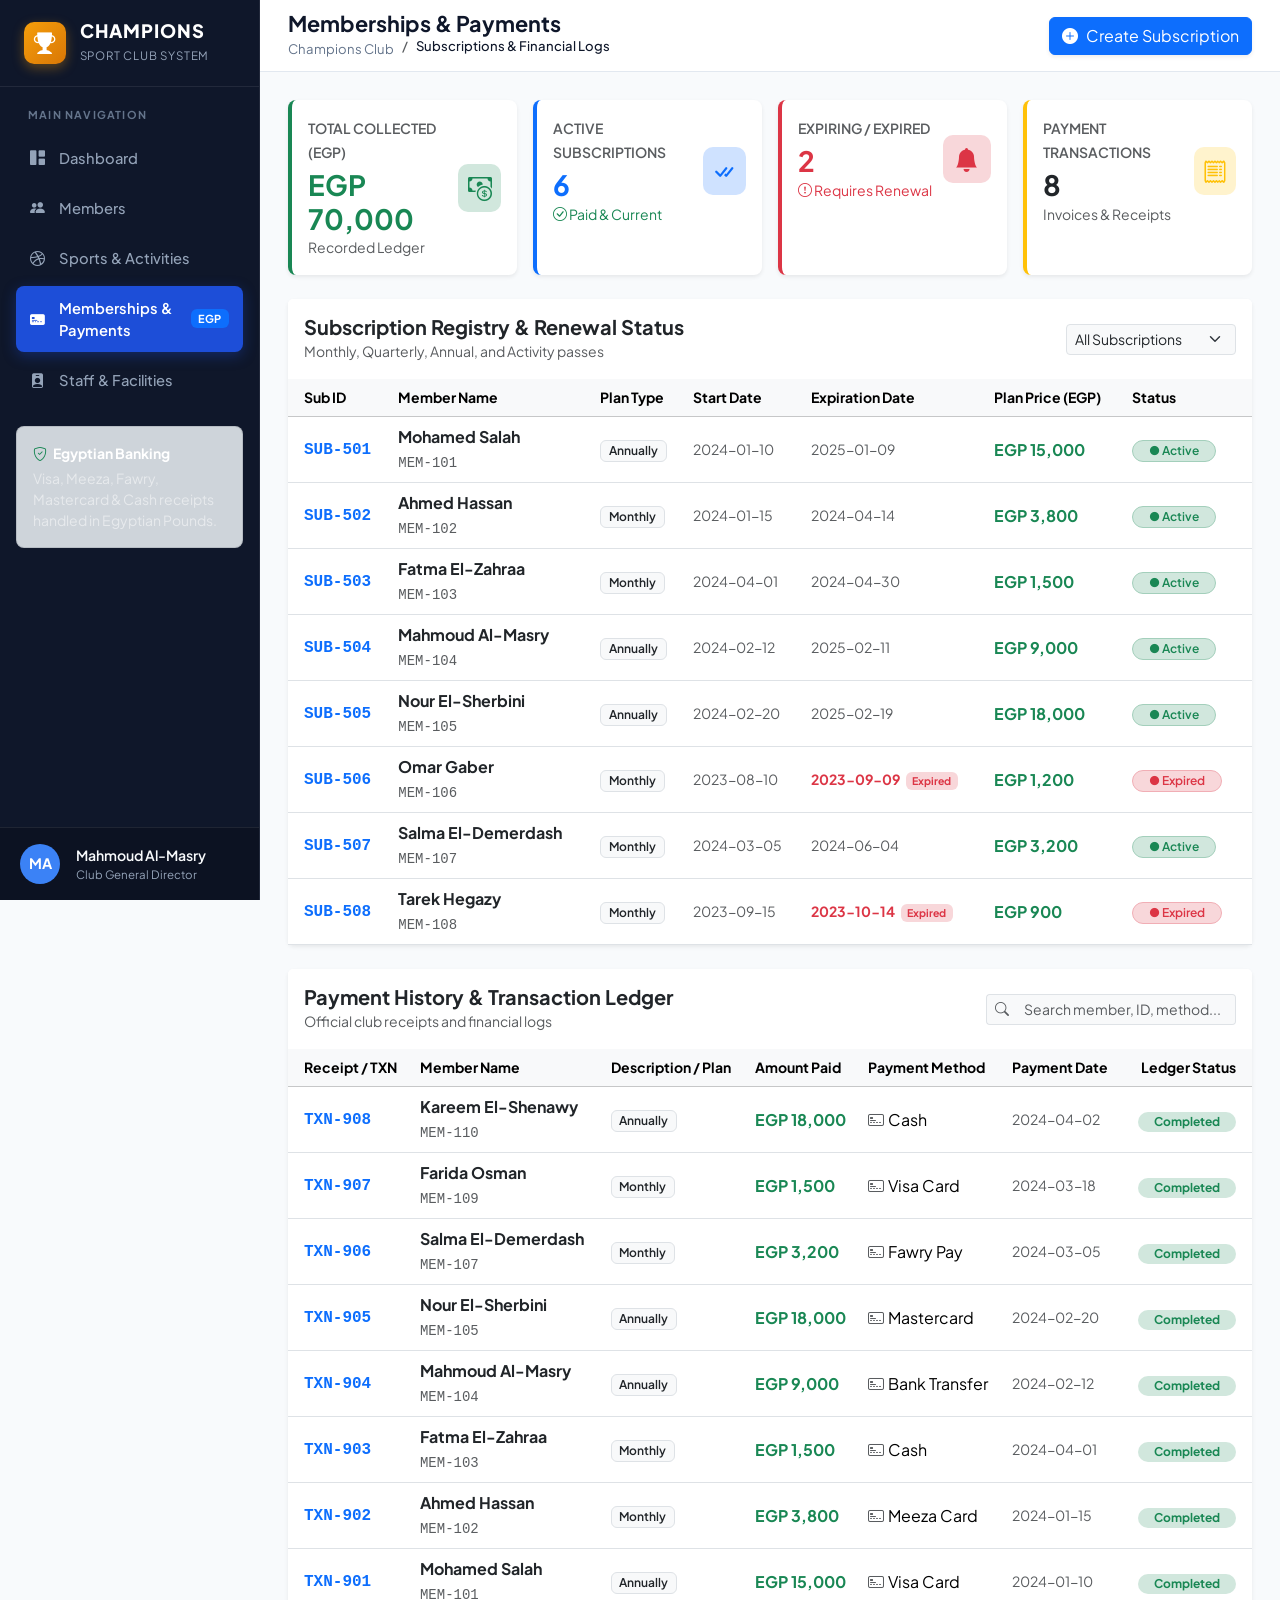
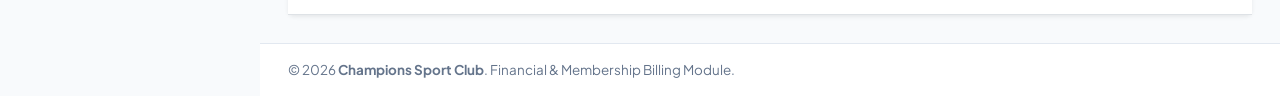
<file: memberships.html>
<!DOCTYPE html>
<html lang="en">
<head>
  <meta charset="UTF-8">
  <meta name="viewport" content="width=device-width, initial-scale=1.0">
  <title>Champions Sport Club - Memberships & Payments</title>
  
  <!-- Google Fonts: Plus Jakarta Sans -->
  <link rel="preconnect" href="https://fonts.googleapis.com">
  <link rel="preconnect" href="https://fonts.gstatic.com" crossorigin>
  <link href="https://fonts.googleapis.com/css2?family=Plus+Jakarta+Sans:wght@300;400;500;600;700;800&display=swap" rel="stylesheet">
  
  <!-- Bootstrap 5.3.3 CSS -->
  <link href="https://cdn.jsdelivr.net/npm/bootstrap@5.3.3/dist/css/bootstrap.min.css" rel="stylesheet">
  
  <!-- Bootstrap Icons -->
  <link rel="stylesheet" href="https://cdn.jsdelivr.net/npm/bootstrap-icons@1.11.3/font/bootstrap-icons.min.css">
  
  <!-- Page Specific CSS -->
  <link rel="stylesheet" href="memberships.css">
</head>
<body>

  <!-- Toast Notification Container -->
  <div class="toast-container position-fixed top-0 end-0 p-3" style="z-index: 1090;">
    <div id="actionToast" class="toast align-items-center text-white border-0 shadow-lg" role="alert" aria-live="assertive" aria-atomic="true">
      <div class="d-flex">
        <div class="toast-body d-flex align-items-center gap-2">
          <i id="toastIcon" class="bi bi-check-circle-fill fs-5"></i>
          <span id="toastMessage">Notification message</span>
        </div>
        <button type="button" class="btn-close btn-close-white me-2 m-auto" data-bs-dismiss="toast" aria-label="Close"></button>
      </div>
    </div>
  </div>

  <div class="app-layout">
    <!-- Sidebar Navigation -->
    <aside class="app-sidebar" id="appSidebar">
      <div class="sidebar-brand">
        <div class="brand-logo">
          <i class="bi bi-trophy-fill"></i>
        </div>
        <div class="brand-info">
          <h5 class="brand-name">CHAMPIONS</h5>
          <span class="brand-sub">Sport Club System</span>
        </div>
        <button class="btn btn-close-sidebar d-lg-none text-white ms-auto" id="closeSidebarBtn">
          <i class="bi bi-x-lg"></i>
        </button>
      </div>

      <div class="sidebar-menu-wrapper">
        <p class="menu-label">MAIN NAVIGATION</p>
        <ul class="sidebar-menu">
          <li class="menu-item">
            <a href="index.html" class="menu-link">
              <i class="bi bi-grid-1x2-fill"></i>
              <span>Dashboard</span>
            </a>
          </li>
          <li class="menu-item">
            <a href="members.html" class="menu-link">
              <i class="bi bi-people-fill"></i>
              <span>Members</span>
            </a>
          </li>
          <li class="menu-item">
            <a href="activities.html" class="menu-link">
              <i class="bi bi-dribbble"></i>
              <span>Sports & Activities</span>
            </a>
          </li>
          <li class="menu-item active">
            <a href="memberships.html" class="menu-link">
              <i class="bi bi-credit-card-2-front-fill"></i>
              <span>Memberships & Payments</span>
              <span class="badge bg-primary ms-auto">EGP</span>
            </a>
          </li>
          <li class="menu-item">
            <a href="staff.html" class="menu-link">
              <i class="bi bi-person-badge-fill"></i>
              <span>Staff & Facilities</span>
            </a>
          </li>
        </ul>

        <div class="p-3 mt-4 rounded-3 bg-dark-subtle text-white-50 small border border-secondary border-opacity-25">
          <strong class="text-white d-block mb-1"><i class="bi bi-shield-check text-success me-1"></i> Egyptian Banking</strong>
          <span>Visa, Meeza, Fawry, Mastercard & Cash receipts handled in Egyptian Pounds.</span>
        </div>
      </div>

      <div class="sidebar-footer">
        <div class="user-pill d-flex align-items-center gap-3">
          <div class="avatar-circle">MA</div>
          <div class="user-details overflow-hidden">
            <p class="user-name mb-0 text-truncate">Mahmoud Al-Masry</p>
            <span class="user-role text-truncate">Club General Director</span>
          </div>
        </div>
      </div>
    </aside>

    <!-- Sidebar Overlay for mobile -->
    <div class="sidebar-overlay d-lg-none" id="sidebarOverlay"></div>

    <!-- Main Content Area -->
    <main class="app-main">
      <!-- Top Header Bar -->
      <header class="app-header">
        <div class="d-flex align-items-center gap-3">
          <button class="btn btn-menu-toggle d-lg-none" id="sidebarToggleBtn" aria-label="Toggle Navigation">
            <i class="bi bi-list fs-4"></i>
          </button>
          <div class="page-title-box">
            <h1 class="page-title mb-0">Memberships & Payments</h1>
            <nav aria-label="breadcrumb">
              <ol class="breadcrumb mb-0">
                <li class="breadcrumb-item"><a href="index.html">Champions Club</a></li>
                <li class="breadcrumb-item active" aria-current="page">Subscriptions & Financial Logs</li>
              </ol>
            </nav>
          </div>
        </div>

        <div class="header-actions d-flex align-items-center gap-2">
          <!-- Create Subscription Trigger Button -->
          <button class="btn btn-primary d-flex align-items-center gap-2 shadow-sm" data-bs-toggle="modal" data-bs-target="#subscriptionModal" id="openCreateSubBtn">
            <i class="bi bi-plus-circle-fill"></i>
            <span>Create Subscription</span>
          </button>
        </div>
      </header>

      <!-- Content Body -->
      <div class="app-body">
        
        <!-- Financial Overview KPI Cards -->
        <div class="row g-3 mb-4">
          <div class="col-xl-3 col-sm-6">
            <div class="card border-0 shadow-sm p-3 h-100 rounded-3 kpi-sub-card border-start border-4 border-success">
              <div class="d-flex justify-content-between align-items-center">
                <div>
                  <span class="text-muted small fw-semibold">TOTAL COLLECTED (EGP)</span>
                  <h3 class="fw-bold mb-0 text-success mt-1" id="kpiTotalRevenue">EGP 0</h3>
                  <small class="text-muted">Recorded Ledger</small>
                </div>
                <div class="kpi-icon-box bg-success-subtle text-success">
                  <i class="bi bi-cash-coin fs-4"></i>
                </div>
              </div>
            </div>
          </div>

          <div class="col-xl-3 col-sm-6">
            <div class="card border-0 shadow-sm p-3 h-100 rounded-3 kpi-sub-card border-start border-4 border-primary">
              <div class="d-flex justify-content-between align-items-center">
                <div>
                  <span class="text-muted small fw-semibold">ACTIVE SUBSCRIPTIONS</span>
                  <h3 class="fw-bold mb-0 text-primary mt-1" id="kpiActiveSubs">0</h3>
                  <small class="text-success"><i class="bi bi-check-circle"></i> Paid & Current</small>
                </div>
                <div class="kpi-icon-box bg-primary-subtle text-primary">
                  <i class="bi bi-check-all fs-4"></i>
                </div>
              </div>
            </div>
          </div>

          <div class="col-xl-3 col-sm-6">
            <div class="card border-0 shadow-sm p-3 h-100 rounded-3 kpi-sub-card border-start border-4 border-danger">
              <div class="d-flex justify-content-between align-items-center">
                <div>
                  <span class="text-muted small fw-semibold">EXPIRING / EXPIRED</span>
                  <h3 class="fw-bold mb-0 text-danger mt-1" id="kpiExpiredSubs">0</h3>
                  <small class="text-danger"><i class="bi bi-exclamation-circle"></i> Requires Renewal</small>
                </div>
                <div class="kpi-icon-box bg-danger-subtle text-danger">
                  <i class="bi bi-bell-fill fs-4"></i>
                </div>
              </div>
            </div>
          </div>

          <div class="col-xl-3 col-sm-6">
            <div class="card border-0 shadow-sm p-3 h-100 rounded-3 kpi-sub-card border-start border-4 border-warning">
              <div class="d-flex justify-content-between align-items-center">
                <div>
                  <span class="text-muted small fw-semibold">PAYMENT TRANSACTIONS</span>
                  <h3 class="fw-bold mb-0 text-dark mt-1" id="kpiTotalTransactions">0</h3>
                  <small class="text-muted">Invoices & Receipts</small>
                </div>
                <div class="kpi-icon-box bg-warning-subtle text-warning">
                  <i class="bi bi-receipt fs-4"></i>
                </div>
              </div>
            </div>
          </div>
        </div>

        <!-- Section 1: Active & Expiring Memberships Tracker -->
        <div class="card border-0 shadow-sm mb-4">
          <div class="card-header bg-white border-0 py-3 d-flex flex-wrap align-items-center justify-content-between gap-3">
            <div>
              <h5 class="card-title fw-bold mb-0">Subscription Registry & Renewal Status</h5>
              <small class="text-muted">Monthly, Quarterly, Annual, and Activity passes</small>
            </div>

            <!-- Filters for Memberships -->
            <div class="d-flex align-items-center gap-2">
              <select class="form-select form-select-sm bg-light" id="filterSubStatusSelect" style="width: 170px;">
                <option value="ALL">All Subscriptions</option>
                <option value="Active">Active Only</option>
                <option value="Expired">Expired / Due Only</option>
              </select>
            </div>
          </div>

          <div class="card-body p-0">
            <div class="table-responsive">
              <table class="table table-hover align-middle mb-0">
                <thead class="table-light text-muted small">
                  <tr>
                    <th class="ps-3">Sub ID</th>
                    <th>Member Name</th>
                    <th>Plan Type</th>
                    <th>Start Date</th>
                    <th>Expiration Date</th>
                    <th>Plan Price (EGP)</th>
                    <th class="pe-3">Status</th>
                  </tr>
                </thead>
                <tbody id="subscriptionsTableBody">
                  <!-- Dynamically rendered via memberships.js -->
                </tbody>
              </table>
            </div>
          </div>
        </div>

        <!-- Section 2: Complete Payment History Logs -->
        <div class="card border-0 shadow-sm">
          <div class="card-header bg-white border-0 py-3 d-flex flex-wrap align-items-center justify-content-between gap-3">
            <div>
              <h5 class="card-title fw-bold mb-0">Payment History & Transaction Ledger</h5>
              <small class="text-muted">Official club receipts and financial logs</small>
            </div>

            <div class="d-flex align-items-center gap-2">
              <div class="input-group input-group-sm" style="width: 250px;">
                <span class="input-group-text bg-light border-end-0"><i class="bi bi-search text-muted"></i></span>
                <input type="text" class="form-control border-start-0 bg-light" id="paymentSearchInput" placeholder="Search member, ID, method...">
              </div>
            </div>
          </div>

          <div class="card-body p-0">
            <div class="table-responsive">
              <table class="table table-hover align-middle mb-0" id="paymentsTable">
                <thead class="table-light text-muted small">
                  <tr>
                    <th class="ps-3">Receipt / TXN</th>
                    <th>Member Name</th>
                    <th>Description / Plan</th>
                    <th>Amount Paid</th>
                    <th>Payment Method</th>
                    <th>Payment Date</th>
                    <th class="pe-3 text-end">Ledger Status</th>
                  </tr>
                </thead>
                <tbody id="paymentsTableBody">
                  <!-- Dynamically rendered via memberships.js -->
                </tbody>
              </table>
            </div>
          </div>
        </div>

      </div>

      <!-- App Footer -->
      <footer class="app-footer">
        <div class="d-flex flex-column flex-sm-row justify-content-between align-items-center gap-2">
          <span>&copy; 2026 <strong>Champions Sport Club</strong>. Financial & Membership Billing Module.</span>
        </div>
      </footer>
    </main>
  </div>

  <!-- CREATE NEW SUBSCRIPTION MODAL -->
  <div class="modal fade" id="subscriptionModal" tabindex="-1" aria-labelledby="subscriptionModalLabel" aria-hidden="true">
    <div class="modal-dialog modal-dialog-centered modal-lg">
      <div class="modal-content border-0 shadow-lg">
        <div class="modal-header bg-primary text-white">
          <h5 class="modal-title fw-bold" id="subscriptionModalLabel">
            <i class="bi bi-plus-circle-fill me-2"></i> Create Member Subscription
          </h5>
          <button type="button" class="btn-close btn-close-white" data-bs-dismiss="modal" aria-label="Close"></button>
        </div>
        <form id="subscriptionForm">
          <div class="modal-body p-4">
            <div class="row g-3">
              <!-- Select Member -->
              <div class="col-md-6">
                <label for="subMemberSelect" class="form-label fw-semibold">Select Club Member *</label>
                <select class="form-select" id="subMemberSelect" required>
                  <!-- Populated from DB -->
                </select>
              </div>

              <!-- Subscription Type / Duration -->
              <div class="col-md-6">
                <label for="subDurationSelect" class="form-label fw-semibold">Subscription Duration / Tier *</label>
                <select class="form-select" id="subDurationSelect" required>
                  <option value="Monthly">Monthly Membership (30 Days)</option>
                  <option value="Quarterly">Quarterly Membership (3 Months)</option>
                  <option value="Annually">Annual Membership (12 Months)</option>
                  <option value="Activity-Specific">Activity-Specific Training Pass</option>
                </select>
              </div>

              <!-- Plan Name / Sport Package -->
              <div class="col-md-6">
                <label for="subPlanNameInput" class="form-label fw-semibold">Membership Plan Title *</label>
                <input type="text" class="form-control" id="subPlanNameInput" placeholder="e.g. Annual VIP All-Access or Monthly Swimming" required>
              </div>

              <!-- Fee in EGP -->
              <div class="col-md-6">
                <label for="subPriceInput" class="form-label fw-semibold">Plan Fee (EGP) *</label>
                <input type="number" class="form-control" id="subPriceInput" min="100" step="50" placeholder="1500" required>
              </div>

              <!-- Start Date -->
              <div class="col-md-6">
                <label for="subStartDateInput" class="form-label fw-semibold">Start Date *</label>
                <input type="date" class="form-control" id="subStartDateInput" required>
              </div>

              <!-- End Date -->
              <div class="col-md-6">
                <label for="subEndDateInput" class="form-label fw-semibold">Expiry Date *</label>
                <input type="date" class="form-control" id="subEndDateInput" required>
              </div>

              <!-- Record Immediate Payment checkbox -->
              <div class="col-12">
                <div class="form-check form-switch p-3 bg-light rounded-3 border">
                  <input class="form-check-input ms-0 me-2" type="checkbox" role="switch" id="autoRecordPaymentCheck" checked>
                  <label class="form-check-label fw-semibold text-dark" for="autoRecordPaymentCheck">
                    Automatically record payment transaction in financial ledger
                  </label>
                  <div class="small text-muted">Creates an official completed payment receipt for this subscription.</div>
                </div>
              </div>
            </div>
          </div>
          <div class="modal-footer bg-light">
            <button type="button" class="btn btn-secondary" data-bs-dismiss="modal">Cancel</button>
            <button type="submit" class="btn btn-primary px-4 fw-semibold">
              <i class="bi bi-check-circle me-1"></i> Issue Subscription
            </button>
          </div>
        </form>
      </div>
    </div>
  </div>

  <!-- RECORD PAYMENT MODAL -->
  <div class="modal fade" id="paymentModal" tabindex="-1" aria-labelledby="paymentModalLabel" aria-hidden="true">
    <div class="modal-dialog modal-dialog-centered">
      <div class="modal-content border-0 shadow-lg">
        <div class="modal-header bg-success text-white">
          <h5 class="modal-title fw-bold" id="paymentModalLabel">
            <i class="bi bi-cash-stack me-2"></i> Record New Payment Transaction
          </h5>
          <button type="button" class="btn-close btn-close-white" data-bs-dismiss="modal" aria-label="Close"></button>
        </div>
        <form id="recordPaymentForm">
          <div class="modal-body p-4">
            <div class="mb-3">
              <label for="payMemberSelect" class="form-label fw-semibold">Select Member *</label>
              <select class="form-select" id="payMemberSelect" required>
                <!-- Populated dynamically -->
              </select>
            </div>

            <div class="mb-3">
              <label for="payDescriptionInput" class="form-label fw-semibold">Description / Plan *</label>
              <input type="text" class="form-control" id="payDescriptionInput" placeholder="e.g. Monthly or Annually" required>
            </div>

            <div class="row g-3 mb-3">
              <div class="col-md-6">
                <label for="payAmountInput" class="form-label fw-semibold">Amount (EGP) *</label>
                <input type="number" class="form-control" id="payAmountInput" min="50" step="50" placeholder="1500" required>
              </div>

              <div class="col-md-6">
                <label for="payMethodSelect" class="form-label fw-semibold">Payment Method *</label>
                <select class="form-select" id="payMethodSelect" required>
                  <option value="Cash">Cash</option>
                  <option value="Visa Card">Visa Card</option>
                  <option value="Mastercard">Mastercard</option>
                  <option value="Meeza Card">Meeza Card (National)</option>
                  <option value="Fawry Pay">Fawry Pay</option>
                  <option value="Bank Transfer">Bank Transfer (NBE/CIB)</option>
                </select>
              </div>
            </div>

            <div class="mb-3">
              <label for="payDateInput" class="form-label fw-semibold">Transaction Date *</label>
              <input type="date" class="form-control" id="payDateInput" required>
            </div>
          </div>
          <div class="modal-footer bg-light">
            <button type="button" class="btn btn-secondary" data-bs-dismiss="modal">Cancel</button>
            <button type="submit" class="btn btn-success px-4 fw-semibold">
              <i class="bi bi-check2-circle me-1"></i> Record & Generate Receipt
            </button>
          </div>
        </form>
      </div>
    </div>
  </div>

  <!-- RENEW SUBSCRIPTION MODAL -->
  <div class="modal fade" id="renewModal" tabindex="-1" aria-hidden="true">
    <div class="modal-dialog modal-dialog-centered">
      <div class="modal-content border-0 shadow-lg">
        <div class="modal-header bg-warning-subtle text-warning-emphasis">
          <h5 class="modal-title fw-bold">
            <i class="bi bi-arrow-repeat me-2"></i> Renew Subscription
          </h5>
          <button type="button" class="btn-close" data-bs-dismiss="modal" aria-label="Close"></button>
        </div>
        <div class="modal-body p-4 text-center">
          <div class="display-5 text-warning mb-2"><i class="bi bi-arrow-clockwise"></i></div>
          <h5 class="fw-bold mb-1" id="renewMemberNameText">Member Name</h5>
          <p class="text-muted small mb-3">Extending subscription: <strong id="renewPlanText">Plan</strong></p>
          <div class="alert alert-light border small text-start">
            <div class="d-flex justify-content-between mb-1">
              <span>Renewal Period:</span>
              <strong class="text-dark">+30 Days / Standard Extension</strong>
            </div>
            <div class="d-flex justify-content-between">
              <span>New Status:</span>
              <strong class="text-success">Active</strong>
            </div>
          </div>
        </div>
        <div class="modal-footer bg-light">
          <button type="button" class="btn btn-secondary" data-bs-dismiss="modal">Cancel</button>
          <button type="button" class="btn btn-warning px-4 fw-bold" id="confirmRenewBtn">
            Confirm Renewal
          </button>
        </div>
      </div>
    </div>
  </div>

  <!-- OFFICIAL RECEIPT PREVIEW MODAL -->
  <div class="modal fade" id="receiptModal" tabindex="-1" aria-hidden="true">
    <div class="modal-dialog modal-dialog-centered">
      <div class="modal-content border-0 shadow-lg">
        <div class="modal-header bg-dark text-white">
          <h5 class="modal-title fw-bold"><i class="bi bi-receipt me-2"></i> Official Receipt</h5>
          <button type="button" class="btn-close btn-close-white" data-bs-dismiss="modal" aria-label="Close"></button>
        </div>
        <div class="modal-body p-4" id="receiptPrintArea">
          <!-- Populated dynamically -->
        </div>
        <div class="modal-footer bg-light">
          <button type="button" class="btn btn-secondary" data-bs-dismiss="modal">Close</button>
          <button type="button" class="btn btn-primary" onclick="window.print()">
            <i class="bi bi-printer me-1"></i> Print Receipt
          </button>
        </div>
      </div>
    </div>
  </div>

  <!-- Bootstrap 5.3.3 JS Bundle -->
  <script src="https://cdn.jsdelivr.net/npm/bootstrap@5.3.3/dist/js/bootstrap.bundle.min.js"></script>
  
  <!-- Page Specific JavaScript -->
  <script src="memberships.js"></script>
</body>
</html>
</file>
<file: style.css>
:root {
  --app-primary: #1d4ed8;
  --app-primary-dark: #1e40af;
  --app-primary-light: #eff6ff;
  --app-navy-dark: #0f172a;
  --app-navy-surface: #1e293b;
  --app-sidebar-width: 260px;
  --app-header-height: 72px;
  --app-bg: #f8fafc;
  --app-card-border: #e2e8f0;
  --app-gold: #f59e0b;
  --app-success: #10b981;
  --app-danger: #ef4444;
  --app-info: #06b6d4;
  --app-font: 'Plus Jakarta Sans', -apple-system, BlinkMacSystemFont, "Segoe UI", Roboto, sans-serif;
}

* {
  box-sizing: border-box;
}

body {
  font-family: var(--app-font);
  background-color: var(--app-bg);
  color: #1e293b;
  margin: 0;
  padding: 0;
  overflow-x: hidden;
  -webkit-font-smoothing: antialiased;
}

.app-layout {
  display: flex;
  min-height: 100vh;
  width: 100%;
}

.app-sidebar {
  width: var(--app-sidebar-width);
  background-color: var(--app-navy-dark);
  color: #fff;
  display: flex;
  flex-direction: column;
  position: fixed;
  top: 0;
  bottom: 0;
  left: 0;
  z-index: 1050;
  transition: transform 0.3s cubic-bezier(0.4, 0, 0.2, 1);
  border-right: 1px solid rgba(255, 255, 255, 0.08);
}

.sidebar-brand {
  padding: 1.25rem 1.5rem;
  display: flex;
  align-items: center;
  gap: 0.85rem;
  border-bottom: 1px solid rgba(255, 255, 255, 0.08);
}

.brand-logo {
  width: 42px;
  height: 42px;
  background: linear-gradient(135deg, #f59e0b, #d97706);
  color: #fff;
  border-radius: 10px;
  display: flex;
  align-items: center;
  justify-content: center;
  font-size: 1.35rem;
  box-shadow: 0 4px 12px rgba(245, 158, 11, 0.35);
  flex-shrink: 0;
}

.brand-name {
  font-weight: 800;
  letter-spacing: 1px;
  margin-bottom: 0;
  color: #ffffff;
  font-size: 1.15rem;
}

.brand-sub {
  font-size: 0.72rem;
  color: #94a3b8;
  text-transform: uppercase;
  letter-spacing: 0.8px;
}

.sidebar-menu-wrapper {
  padding: 1.25rem 1rem;
  flex: 1;
  overflow-y: auto;
}

.sidebar-menu-wrapper::-webkit-scrollbar {
  width: 4px;
}

.sidebar-menu-wrapper::-webkit-scrollbar-thumb {
  background-color: rgba(255, 255, 255, 0.15);
  border-radius: 4px;
}

.menu-label {
  font-size: 0.68rem;
  font-weight: 700;
  color: #64748b;
  letter-spacing: 1.2px;
  margin-bottom: 0.75rem;
  padding-left: 0.75rem;
}

.sidebar-menu {
  list-style: none;
  padding: 0;
  margin: 0;
  display: flex;
  flex-direction: column;
  gap: 0.35rem;
}

.menu-item .menu-link {
  display: flex;
  align-items: center;
  gap: 0.85rem;
  padding: 0.7rem 0.9rem;
  color: #94a3b8;
  text-decoration: none;
  font-weight: 500;
  font-size: 0.92rem;
  border-radius: 0.5rem;
  transition: all 0.2s ease;
}

.menu-item .menu-link:hover {
  background-color: rgba(255, 255, 255, 0.07);
  color: #ffffff;
}

.menu-item.active .menu-link {
  background-color: var(--app-primary);
  color: #ffffff;
  font-weight: 600;
  box-shadow: 0 4px 14px rgba(29, 78, 216, 0.35);
}

.sidebar-club-card {
  background: linear-gradient(135deg, rgba(255,255,255,0.06), rgba(255,255,255,0.02));
  border: 1px solid rgba(255, 255, 255, 0.08);
}

.sidebar-footer {
  padding: 1rem 1.25rem;
  border-top: 1px solid rgba(255, 255, 255, 0.08);
  background-color: rgba(0, 0, 0, 0.2);
}

.avatar-circle {
  width: 40px;
  height: 40px;
  border-radius: 50%;
  background-color: #3b82f6;
  color: #fff;
  display: flex;
  align-items: center;
  justify-content: center;
  font-weight: 700;
  font-size: 0.9rem;
  flex-shrink: 0;
  border: 2px solid rgba(255, 255, 255, 0.2);
}

.user-name {
  font-size: 0.88rem;
  font-weight: 600;
  color: #f8fafc;
}

.user-role {
  font-size: 0.72rem;
  color: #94a3b8;
  display: block;
}

.app-main {
  margin-left: var(--app-sidebar-width);
  flex: 1;
  display: flex;
  flex-direction: column;
  min-height: 100vh;
  transition: margin-left 0.3s cubic-bezier(0.4, 0, 0.2, 1);
}

.app-header {
  height: var(--app-header-height);
  background-color: #ffffff;
  border-bottom: 1px solid var(--app-card-border);
  padding: 0 1.75rem;
  display: flex;
  align-items: center;
  justify-content: space-between;
  position: sticky;
  top: 0;
  z-index: 1020;
}

.page-title {
  font-size: 1.35rem;
  font-weight: 700;
  color: #0f172a;
  line-height: 1.2;
}

.breadcrumb-item a {
  text-decoration: none;
  color: #64748b;
  font-size: 0.82rem;
}

.breadcrumb-item.active {
  font-size: 0.82rem;
  color: #0f172a;
  font-weight: 500;
}

.status-indicator-dot {
  width: 8px;
  height: 8px;
  border-radius: 50%;
  display: inline-block;
  box-shadow: 0 0 0 3px rgba(16, 185, 129, 0.2);
}

.avatar-circle-sm {
  width: 36px;
  height: 36px;
  border-radius: 50%;
  background: linear-gradient(135deg, #1d4ed8, #2563eb);
  color: #ffffff;
  display: flex;
  align-items: center;
  justify-content: center;
  font-weight: 700;
  font-size: 0.82rem;
  flex-shrink: 0;
  border: 2px solid #e2e8f0;
}

.fs-7 {
  font-size: 0.84rem;
}

.fs-8 {
  font-size: 0.72rem;
}

.app-body {
  padding: 1.75rem;
  flex: 1;
}

.app-footer {
  background-color: #ffffff;
  border-top: 1px solid var(--app-card-border);
  padding: 1rem 1.75rem;
  font-size: 0.84rem;
  color: #64748b;
}

.dashboard-hero {
  background: linear-gradient(135deg, #0f172a 0%, #1e3a8a 60%, #1d4ed8 100%);
  border-radius: 1rem;
  overflow: hidden;
  position: relative;
  box-shadow: 0 10px 25px -5px rgba(15, 23, 42, 0.25);
}

.hero-title {
  letter-spacing: -0.5px;
}

.hero-icon-cluster {
  display: flex;
  justify-content: center;
  gap: 1.5rem;
  font-size: 3.5rem;
  opacity: 0.85;
}

.stat-card {
  border-radius: 0.85rem;
  transition: transform 0.2s ease, box-shadow 0.2s ease;
  background-color: #ffffff;
}

.stat-card:hover {
  transform: translateY(-3px);
  box-shadow: 0 12px 20px -5px rgba(0, 0, 0, 0.08) !important;
}

.stat-icon-box {
  width: 52px;
  height: 52px;
  border-radius: 12px;
  display: flex;
  align-items: center;
  justify-content: center;
  flex-shrink: 0;
}

.stat-value {
  font-size: 1.85rem;
  letter-spacing: -0.5px;
  color: #0f172a;
}

.donut-center-label {
  position: absolute;
  top: 50%;
  left: 50%;
  transform: translate(-50%, -50%);
  text-align: center;
  pointer-events: none;
}

.legend-dot {
  width: 10px;
  height: 10px;
  border-radius: 50%;
  display: inline-block;
}

.cashflow-visual {
  background-color: #ffffff;
}

.cashflow-bars .bar-col {
  height: 100%;
  display: flex;
  flex-direction: column;
  justify-content: flex-end;
  align-items: center;
}

.cashflow-bars .bar-fill {
  width: 100%;
  max-width: 48px;
  transition: height 0.4s cubic-bezier(0.4, 0, 0.2, 1), opacity 0.2s ease;
  cursor: pointer;
}

.cashflow-bars .bar-fill:hover {
  opacity: 1 !important;
}

.sports-tag-grid .badge {
  font-size: 0.85rem;
  font-weight: 500;
  transition: all 0.2s ease;
}

.sports-tag-grid .badge:hover {
  border-color: var(--app-primary) !important;
  color: var(--app-primary) !important;
  transform: translateY(-1px);
}

@media (max-width: 991.98px) {
  .app-sidebar {
    transform: translateX(-100%);
  }

  .app-sidebar.show {
    transform: translateX(0);
  }

  .app-main {
    margin-left: 0;
  }

  .sidebar-overlay {
    position: fixed;
    top: 0;
    left: 0;
    right: 0;
    bottom: 0;
    background-color: rgba(15, 23, 42, 0.5);
    backdrop-filter: blur(2px);
    z-index: 1040;
    display: none;
  }

  .sidebar-overlay.show {
    display: block;
  }

  .app-body {
    padding: 1.25rem;
  }

  .app-header {
    padding: 0 1.25rem;
  }
}

@media (max-width: 575.98px) {
  .hero-text {
    padding: 1.5rem !important;
  }

  .hero-title {
    font-size: 1.45rem;
  }
}
</file>
<file: activities.css>
:root {
  --app-primary: #1d4ed8;
  --app-navy-dark: #0f172a;
  --app-sidebar-width: 260px;
  --app-header-height: 72px;
  --app-bg: #f8fafc;
  --app-card-border: #e2e8f0;
  --app-font: 'Plus Jakarta Sans', -apple-system, BlinkMacSystemFont, "Segoe UI", Roboto, sans-serif;
}

* {
  box-sizing: border-box;
}

body {
  font-family: var(--app-font);
  background-color: var(--app-bg);
  color: #1e293b;
  margin: 0;
  padding: 0;
  overflow-x: hidden;
}

.app-layout {
  display: flex;
  min-height: 100vh;
  width: 100%;
}

.app-sidebar {
  width: var(--app-sidebar-width);
  background-color: var(--app-navy-dark);
  color: #fff;
  display: flex;
  flex-direction: column;
  position: fixed;
  top: 0;
  bottom: 0;
  left: 0;
  z-index: 1050;
  transition: transform 0.3s ease-in-out;
  border-right: 1px solid rgba(255, 255, 255, 0.08);
}

.sidebar-brand {
  padding: 1.25rem 1.5rem;
  display: flex;
  align-items: center;
  gap: 0.85rem;
  border-bottom: 1px solid rgba(255, 255, 255, 0.08);
}

.brand-logo {
  width: 42px;
  height: 42px;
  background: linear-gradient(135deg, #f59e0b, #d97706);
  color: #fff;
  border-radius: 10px;
  display: flex;
  align-items: center;
  justify-content: center;
  font-size: 1.35rem;
  box-shadow: 0 4px 12px rgba(245, 158, 11, 0.35);
}

.brand-name {
  font-weight: 800;
  letter-spacing: 1px;
  margin-bottom: 0;
  color: #ffffff;
  font-size: 1.15rem;
}

.brand-sub {
  font-size: 0.72rem;
  color: #94a3b8;
  text-transform: uppercase;
  letter-spacing: 0.8px;
}

.sidebar-menu-wrapper {
  padding: 1.25rem 1rem;
  flex: 1;
  overflow-y: auto;
}

.menu-label {
  font-size: 0.68rem;
  font-weight: 700;
  color: #64748b;
  letter-spacing: 1.2px;
  margin-bottom: 0.75rem;
  padding-left: 0.75rem;
}

.sidebar-menu {
  list-style: none;
  padding: 0;
  margin: 0;
  display: flex;
  flex-direction: column;
  gap: 0.35rem;
}

.menu-item .menu-link {
  display: flex;
  align-items: center;
  gap: 0.85rem;
  padding: 0.7rem 0.9rem;
  color: #94a3b8;
  text-decoration: none;
  font-weight: 500;
  font-size: 0.92rem;
  border-radius: 0.5rem;
  transition: all 0.2s ease;
}

.menu-item .menu-link:hover {
  background-color: rgba(255, 255, 255, 0.07);
  color: #ffffff;
}

.menu-item.active .menu-link {
  background-color: var(--app-primary);
  color: #ffffff;
  font-weight: 600;
  box-shadow: 0 4px 14px rgba(29, 78, 216, 0.35);
}

.sidebar-footer {
  padding: 1rem 1.25rem;
  border-top: 1px solid rgba(255, 255, 255, 0.08);
  background-color: rgba(0, 0, 0, 0.2);
}

.avatar-circle {
  width: 40px;
  height: 40px;
  border-radius: 50%;
  background-color: #3b82f6;
  color: #fff;
  display: flex;
  align-items: center;
  justify-content: center;
  font-weight: 700;
  font-size: 0.9rem;
  flex-shrink: 0;
}

.user-name {
  font-size: 0.88rem;
  font-weight: 600;
  color: #f8fafc;
}

.user-role {
  font-size: 0.72rem;
  color: #94a3b8;
  display: block;
}

.app-main {
  margin-left: var(--app-sidebar-width);
  flex: 1;
  display: flex;
  flex-direction: column;
  min-height: 100vh;
  transition: margin-left 0.3s ease-in-out;
}

.app-header {
  height: var(--app-header-height);
  background-color: #ffffff;
  border-bottom: 1px solid var(--app-card-border);
  padding: 0 1.75rem;
  display: flex;
  align-items: center;
  justify-content: space-between;
  position: sticky;
  top: 0;
  z-index: 1020;
}

.page-title {
  font-size: 1.35rem;
  font-weight: 700;
  color: #0f172a;
}

.breadcrumb-item a {
  text-decoration: none;
  color: #64748b;
  font-size: 0.82rem;
}

.breadcrumb-item.active {
  font-size: 0.82rem;
  color: #0f172a;
  font-weight: 500;
}

.app-body {
  padding: 1.75rem;
  flex: 1;
}

.app-footer {
  background-color: #ffffff;
  border-top: 1px solid var(--app-card-border);
  padding: 1rem 1.75rem;
  font-size: 0.84rem;
  color: #64748b;
}

.activity-card {
  border-radius: 1rem;
  overflow: hidden;
  transition: transform 0.25s ease, box-shadow 0.25s ease;
  border: 1px solid #e2e8f0;
}

.activity-card:hover {
  transform: translateY(-4px);
  box-shadow: 0 15px 30px -8px rgba(0, 0, 0, 0.08) !important;
}

.activity-card-header {
  padding: 1.25rem;
  position: relative;
  display: flex;
  justify-content: space-between;
  align-items: flex-start;
}

.activity-card-header.Football {
  background: linear-gradient(135deg, #15803d, #166534);
  color: #fff;
}

.activity-card-header.Basketball {
  background: linear-gradient(135deg, #ea580c, #c2410c);
  color: #fff;
}

.activity-card-header.Swimming {
  background: linear-gradient(135deg, #0284c7, #0369a1);
  color: #fff;
}

.activity-card-header.Tennis {
  background: linear-gradient(135deg, #059669, #047857);
  color: #fff;
}

.activity-card-header.Gym {
  background: linear-gradient(135deg, #7c3aed, #6d28d9);
  color: #fff;
}

.activity-card-header.Yoga {
  background: linear-gradient(135deg, #475569, #334155);
  color: #fff;
}

.sport-icon-circle {
  width: 44px;
  height: 44px;
  background-color: rgba(255, 255, 255, 0.2);
  border-radius: 50%;
  display: flex;
  align-items: center;
  justify-content: center;
  font-size: 1.4rem;
  backdrop-filter: blur(4px);
}

.activity-info-row {
  display: flex;
  align-items: center;
  gap: 0.65rem;
  font-size: 0.88rem;
  margin-bottom: 0.55rem;
  color: #475569;
}

.activity-info-row i {
  color: #64748b;
  font-size: 1rem;
  width: 18px;
}

.capacity-progress-box {
  background-color: #f8fafc;
  border: 1px solid #e2e8f0;
  border-radius: 0.5rem;
  padding: 0.75rem;
}

@media (max-width: 991.98px) {
  .app-sidebar {
    transform: translateX(-100%);
  }

  .app-sidebar.show {
    transform: translateX(0);
  }

  .app-main {
    margin-left: 0;
  }

  .sidebar-overlay {
    position: fixed;
    top: 0;
    left: 0;
    right: 0;
    bottom: 0;
    background-color: rgba(15, 23, 42, 0.5);
    backdrop-filter: blur(2px);
    z-index: 1040;
    display: none;
  }

  .sidebar-overlay.show {
    display: block;
  }
}
</file>
<file: members.css>
:root {
  --app-primary: #1d4ed8;
  --app-navy-dark: #0f172a;
  --app-sidebar-width: 260px;
  --app-header-height: 72px;
  --app-bg: #f8fafc;
  --app-card-border: #e2e8f0;
  --app-font: 'Plus Jakarta Sans', -apple-system, BlinkMacSystemFont, "Segoe UI", Roboto, sans-serif;
}

* {
  box-sizing: border-box;
}

body {
  font-family: var(--app-font);
  background-color: var(--app-bg);
  color: #1e293b;
  margin: 0;
  padding: 0;
  overflow-x: hidden;
}

.app-layout {
  display: flex;
  min-height: 100vh;
  width: 100%;
}

.app-sidebar {
  width: var(--app-sidebar-width);
  background-color: var(--app-navy-dark);
  color: #fff;
  display: flex;
  flex-direction: column;
  position: fixed;
  top: 0;
  bottom: 0;
  left: 0;
  z-index: 1050;
  transition: transform 0.3s ease-in-out;
  border-right: 1px solid rgba(255, 255, 255, 0.08);
}

.sidebar-brand {
  padding: 1.25rem 1.5rem;
  display: flex;
  align-items: center;
  gap: 0.85rem;
  border-bottom: 1px solid rgba(255, 255, 255, 0.08);
}

.brand-logo {
  width: 42px;
  height: 42px;
  background: linear-gradient(135deg, #f59e0b, #d97706);
  color: #fff;
  border-radius: 10px;
  display: flex;
  align-items: center;
  justify-content: center;
  font-size: 1.35rem;
  box-shadow: 0 4px 12px rgba(245, 158, 11, 0.35);
}

.brand-name {
  font-weight: 800;
  letter-spacing: 1px;
  margin-bottom: 0;
  color: #ffffff;
  font-size: 1.15rem;
}

.brand-sub {
  font-size: 0.72rem;
  color: #94a3b8;
  text-transform: uppercase;
  letter-spacing: 0.8px;
}

.sidebar-menu-wrapper {
  padding: 1.25rem 1rem;
  flex: 1;
  overflow-y: auto;
}

.menu-label {
  font-size: 0.68rem;
  font-weight: 700;
  color: #64748b;
  letter-spacing: 1.2px;
  margin-bottom: 0.75rem;
  padding-left: 0.75rem;
}

.sidebar-menu {
  list-style: none;
  padding: 0;
  margin: 0;
  display: flex;
  flex-direction: column;
  gap: 0.35rem;
}

.menu-item .menu-link {
  display: flex;
  align-items: center;
  gap: 0.85rem;
  padding: 0.7rem 0.9rem;
  color: #94a3b8;
  text-decoration: none;
  font-weight: 500;
  font-size: 0.92rem;
  border-radius: 0.5rem;
  transition: all 0.2s ease;
}

.menu-item .menu-link:hover {
  background-color: rgba(255, 255, 255, 0.07);
  color: #ffffff;
}

.menu-item.active .menu-link {
  background-color: var(--app-primary);
  color: #ffffff;
  font-weight: 600;
  box-shadow: 0 4px 14px rgba(29, 78, 216, 0.35);
}

.sidebar-footer {
  padding: 1rem 1.25rem;
  border-top: 1px solid rgba(255, 255, 255, 0.08);
  background-color: rgba(0, 0, 0, 0.2);
}

.avatar-circle {
  width: 40px;
  height: 40px;
  border-radius: 50%;
  background-color: #3b82f6;
  color: #fff;
  display: flex;
  align-items: center;
  justify-content: center;
  font-weight: 700;
  font-size: 0.9rem;
  flex-shrink: 0;
}

.user-name {
  font-size: 0.88rem;
  font-weight: 600;
  color: #f8fafc;
}

.user-role {
  font-size: 0.72rem;
  color: #94a3b8;
  display: block;
}

.app-main {
  margin-left: var(--app-sidebar-width);
  flex: 1;
  display: flex;
  flex-direction: column;
  min-height: 100vh;
  transition: margin-left 0.3s ease-in-out;
}

.app-header {
  height: var(--app-header-height);
  background-color: #ffffff;
  border-bottom: 1px solid var(--app-card-border);
  padding: 0 1.75rem;
  display: flex;
  align-items: center;
  justify-content: space-between;
  position: sticky;
  top: 0;
  z-index: 1020;
}

.page-title {
  font-size: 1.35rem;
  font-weight: 700;
  color: #0f172a;
}

.breadcrumb-item a {
  text-decoration: none;
  color: #64748b;
  font-size: 0.82rem;
}

.breadcrumb-item.active {
  font-size: 0.82rem;
  color: #0f172a;
  font-weight: 500;
}

.app-body {
  padding: 1.75rem;
  flex: 1;
}

.app-footer {
  background-color: #ffffff;
  border-top: 1px solid var(--app-card-border);
  padding: 1rem 1.75rem;
  font-size: 0.84rem;
  color: #64748b;
}

.member-kpi-card {
  transition: transform 0.2s ease;
  border-left: 4px solid var(--app-primary) !important;
}

.member-kpi-card:hover {
  transform: translateY(-2px);
}

.member-avatar {
  width: 38px;
  height: 38px;
  border-radius: 50%;
  background: linear-gradient(135deg, #3b82f6, #1d4ed8);
  color: #fff;
  display: flex;
  align-items: center;
  justify-content: center;
  font-weight: 700;
  font-size: 0.85rem;
  flex-shrink: 0;
}

.member-avatar.female {
  background: linear-gradient(135deg, #ec4899, #be185d);
}

.sport-badge {
  font-size: 0.76rem;
  font-weight: 600;
  padding: 0.35rem 0.65rem;
  border-radius: 6px;
  display: inline-flex;
  align-items: center;
  gap: 0.3rem;
}

.sport-badge.Football {
  background-color: #fef3c7;
  color: #92400e;
}

.sport-badge.Basketball {
  background-color: #fee2e2;
  color: #991b1b;
}

.sport-badge.Swimming {
  background-color: #e0f2fe;
  color: #0369a1;
}

.sport-badge.Tennis {
  background-color: #dcfce7;
  color: #166534;
}

.sport-badge.Gym {
  background-color: #f3e8ff;
  color: #6b21a8;
}

.sport-badge.Yoga {
  background-color: #f1f5f9;
  color: #334155;
}

.profile-detail-row {
  display: flex;
  padding: 0.65rem 0;
  border-bottom: 1px solid #f1f5f9;
}

.profile-detail-label {
  width: 40%;
  color: #64748b;
  font-weight: 500;
  font-size: 0.86rem;
}

.profile-detail-val {
  width: 60%;
  font-weight: 600;
  color: #1e293b;
  font-size: 0.9rem;
}

@media (max-width: 991.98px) {
  .app-sidebar {
    transform: translateX(-100%);
  }

  .app-sidebar.show {
    transform: translateX(0);
  }

  .app-main {
    margin-left: 0;
  }

  .sidebar-overlay {
    position: fixed;
    top: 0;
    left: 0;
    right: 0;
    bottom: 0;
    background-color: rgba(15, 23, 42, 0.5);
    backdrop-filter: blur(2px);
    z-index: 1040;
    display: none;
  }

  .sidebar-overlay.show {
    display: block;
  }
}

@media print {
  .app-sidebar, .app-header, .app-footer, .btn, .input-group, select, .card-header button {
    display: none !important;
  }
  .app-main {
    margin-left: 0 !important;
  }
  .app-body {
    padding: 0 !important;
  }
  .card {
    border: none !important;
    box-shadow: none !important;
  }
}
</file>
<file: memberships.css>
:root {
  --app-primary: #1d4ed8;
  --app-navy-dark: #0f172a;
  --app-sidebar-width: 260px;
  --app-header-height: 72px;
  --app-bg: #f8fafc;
  --app-card-border: #e2e8f0;
  --app-font: 'Plus Jakarta Sans', -apple-system, BlinkMacSystemFont, "Segoe UI", Roboto, sans-serif;
}

* {
  box-sizing: border-box;
}

body {
  font-family: var(--app-font);
  background-color: var(--app-bg);
  color: #1e293b;
  margin: 0;
  padding: 0;
  overflow-x: hidden;
}

.app-layout {
  display: flex;
  min-height: 100vh;
  width: 100%;
}

.app-sidebar {
  width: var(--app-sidebar-width);
  background-color: var(--app-navy-dark);
  color: #fff;
  display: flex;
  flex-direction: column;
  position: fixed;
  top: 0;
  bottom: 0;
  left: 0;
  z-index: 1050;
  transition: transform 0.3s ease-in-out;
  border-right: 1px solid rgba(255, 255, 255, 0.08);
}

.sidebar-brand {
  padding: 1.25rem 1.5rem;
  display: flex;
  align-items: center;
  gap: 0.85rem;
  border-bottom: 1px solid rgba(255, 255, 255, 0.08);
}

.brand-logo {
  width: 42px;
  height: 42px;
  background: linear-gradient(135deg, #f59e0b, #d97706);
  color: #fff;
  border-radius: 10px;
  display: flex;
  align-items: center;
  justify-content: center;
  font-size: 1.35rem;
  box-shadow: 0 4px 12px rgba(245, 158, 11, 0.35);
}

.brand-name {
  font-weight: 800;
  letter-spacing: 1px;
  margin-bottom: 0;
  color: #ffffff;
  font-size: 1.15rem;
}

.brand-sub {
  font-size: 0.72rem;
  color: #94a3b8;
  text-transform: uppercase;
  letter-spacing: 0.8px;
}

.sidebar-menu-wrapper {
  padding: 1.25rem 1rem;
  flex: 1;
  overflow-y: auto;
}

.menu-label {
  font-size: 0.68rem;
  font-weight: 700;
  color: #64748b;
  letter-spacing: 1.2px;
  margin-bottom: 0.75rem;
  padding-left: 0.75rem;
}

.sidebar-menu {
  list-style: none;
  padding: 0;
  margin: 0;
  display: flex;
  flex-direction: column;
  gap: 0.35rem;
}

.menu-item .menu-link {
  display: flex;
  align-items: center;
  gap: 0.85rem;
  padding: 0.7rem 0.9rem;
  color: #94a3b8;
  text-decoration: none;
  font-weight: 500;
  font-size: 0.92rem;
  border-radius: 0.5rem;
  transition: all 0.2s ease;
}

.menu-item .menu-link:hover {
  background-color: rgba(255, 255, 255, 0.07);
  color: #ffffff;
}

.menu-item.active .menu-link {
  background-color: var(--app-primary);
  color: #ffffff;
  font-weight: 600;
  box-shadow: 0 4px 14px rgba(29, 78, 216, 0.35);
}

.sidebar-footer {
  padding: 1rem 1.25rem;
  border-top: 1px solid rgba(255, 255, 255, 0.08);
  background-color: rgba(0, 0, 0, 0.2);
}

.avatar-circle {
  width: 40px;
  height: 40px;
  border-radius: 50%;
  background-color: #3b82f6;
  color: #fff;
  display: flex;
  align-items: center;
  justify-content: center;
  font-weight: 700;
  font-size: 0.9rem;
  flex-shrink: 0;
}

.user-name {
  font-size: 0.88rem;
  font-weight: 600;
  color: #f8fafc;
}

.user-role {
  font-size: 0.72rem;
  color: #94a3b8;
  display: block;
}

.app-main {
  margin-left: var(--app-sidebar-width);
  flex: 1;
  display: flex;
  flex-direction: column;
  min-height: 100vh;
  transition: margin-left 0.3s ease-in-out;
}

.app-header {
  height: var(--app-header-height);
  background-color: #ffffff;
  border-bottom: 1px solid var(--app-card-border);
  padding: 0 1.75rem;
  display: flex;
  align-items: center;
  justify-content: space-between;
  position: sticky;
  top: 0;
  z-index: 1020;
}

.page-title {
  font-size: 1.35rem;
  font-weight: 700;
  color: #0f172a;
}

.breadcrumb-item a {
  text-decoration: none;
  color: #64748b;
  font-size: 0.82rem;
}

.breadcrumb-item.active {
  font-size: 0.82rem;
  color: #0f172a;
  font-weight: 500;
}

.app-body {
  padding: 1.75rem;
  flex: 1;
}

.app-footer {
  background-color: #ffffff;
  border-top: 1px solid var(--app-card-border);
  padding: 1rem 1.75rem;
  font-size: 0.84rem;
  color: #64748b;
}

.kpi-sub-card {
  transition: transform 0.2s ease;
}

.kpi-sub-card:hover {
  transform: translateY(-2px);
}

.kpi-icon-box {
  width: 48px;
  height: 48px;
  border-radius: 10px;
  display: flex;
  align-items: center;
  justify-content: center;
}

.official-receipt-box {
  border: 2px dashed #cbd5e1;
  border-radius: 12px;
  padding: 1.5rem;
  background-color: #ffffff;
  position: relative;
}

.receipt-header-brand {
  border-bottom: 2px solid #0f172a;
  padding-bottom: 1rem;
  margin-bottom: 1.25rem;
}

.receipt-stamp {
  border: 2px solid #10b981;
  color: #10b981;
  text-transform: uppercase;
  font-weight: 800;
  font-size: 0.78rem;
  padding: 0.25rem 0.75rem;
  display: inline-block;
  border-radius: 4px;
  transform: rotate(-5deg);
  letter-spacing: 1px;
}

.receipt-row {
  display: flex;
  justify-content: space-between;
  padding: 0.45rem 0;
  font-size: 0.9rem;
}

.receipt-row.total-row {
  border-top: 2px solid #e2e8f0;
  margin-top: 0.75rem;
  padding-top: 0.75rem;
  font-size: 1.15rem;
  font-weight: 800;
  color: #0f172a;
}

@media (max-width: 991.98px) {
  .app-sidebar {
    transform: translateX(-100%);
  }

  .app-sidebar.show {
    transform: translateX(0);
  }

  .app-main {
    margin-left: 0;
  }

  .sidebar-overlay {
    position: fixed;
    top: 0;
    left: 0;
    right: 0;
    bottom: 0;
    background-color: rgba(15, 23, 42, 0.5);
    backdrop-filter: blur(2px);
    z-index: 1040;
    display: none;
  }

  .sidebar-overlay.show {
    display: block;
  }
}

@media print {
  body * {
    visibility: hidden;
  }
  #receiptPrintArea, #receiptPrintArea * {
    visibility: visible;
  }
  #receiptPrintArea {
    position: absolute;
    left: 0;
    top: 0;
    width: 100%;
    margin: 0;
    padding: 20px;
    border: none;
  }
}
</file>
